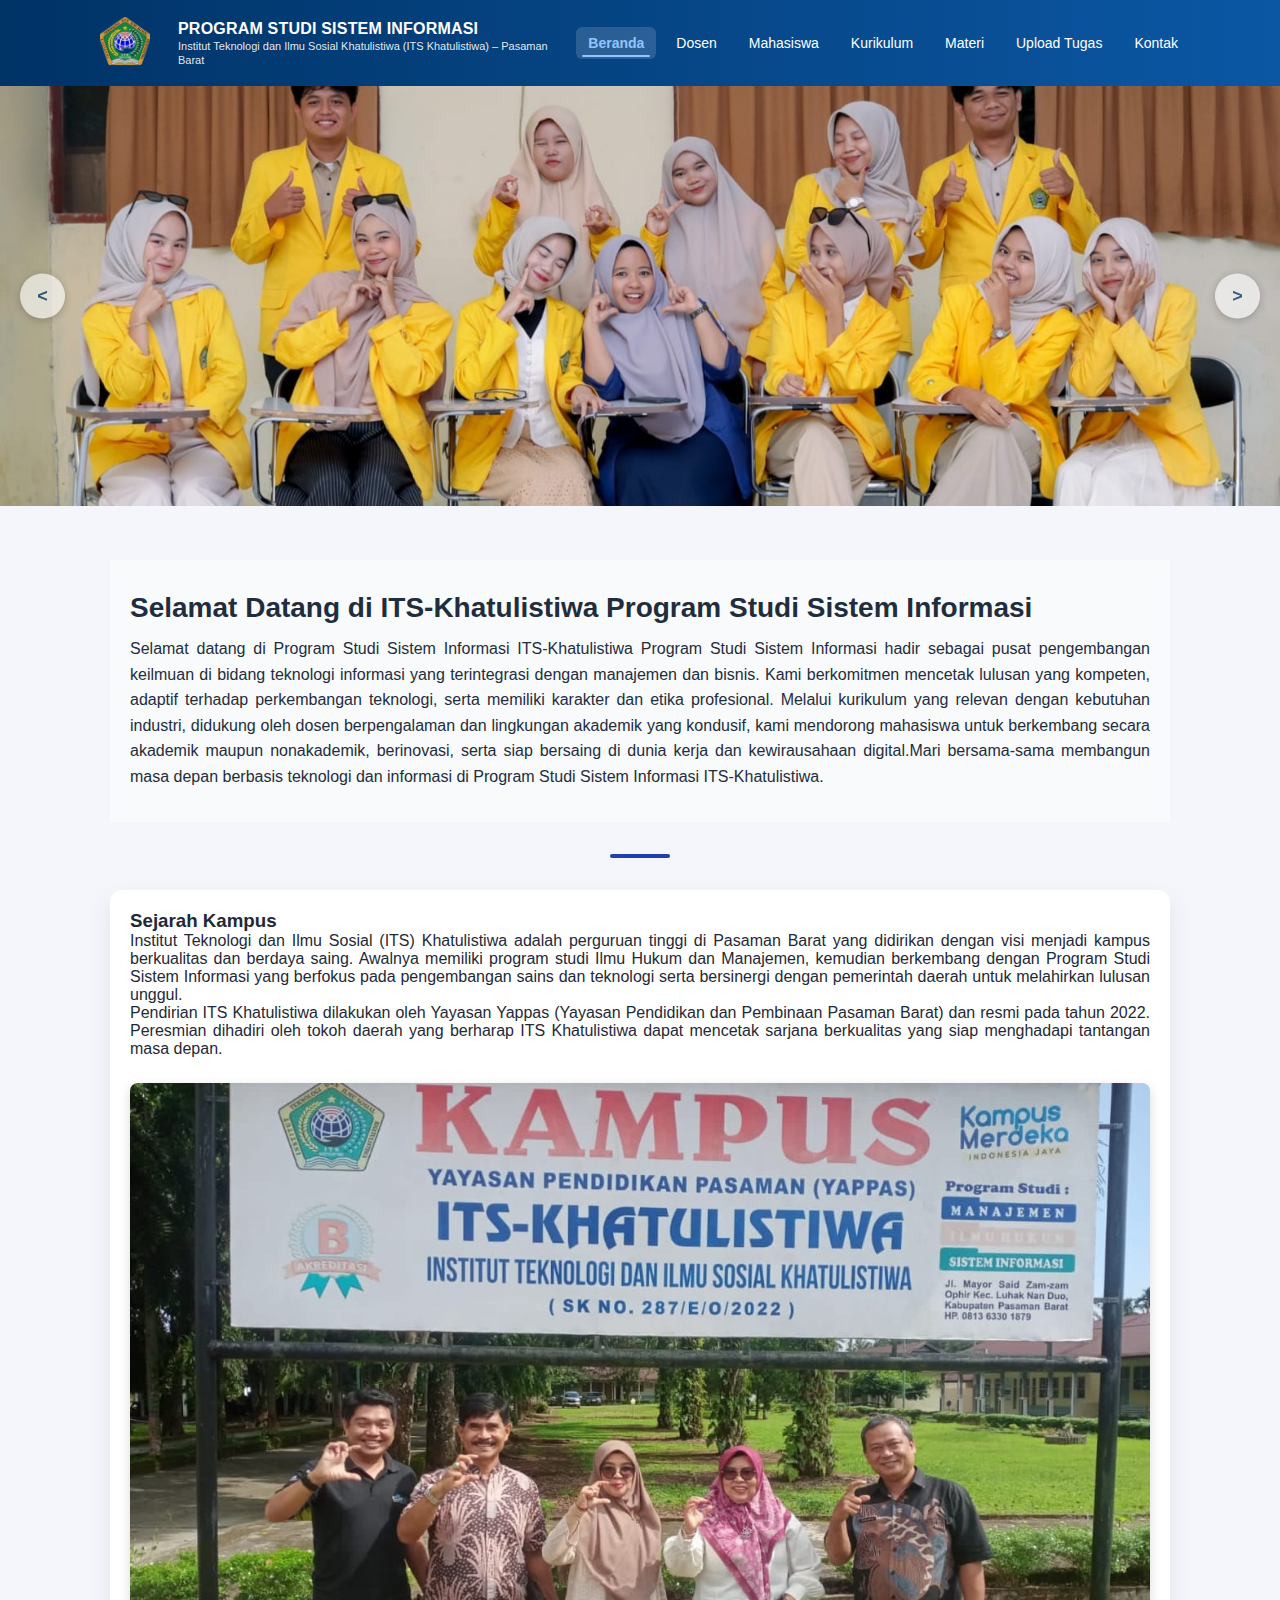
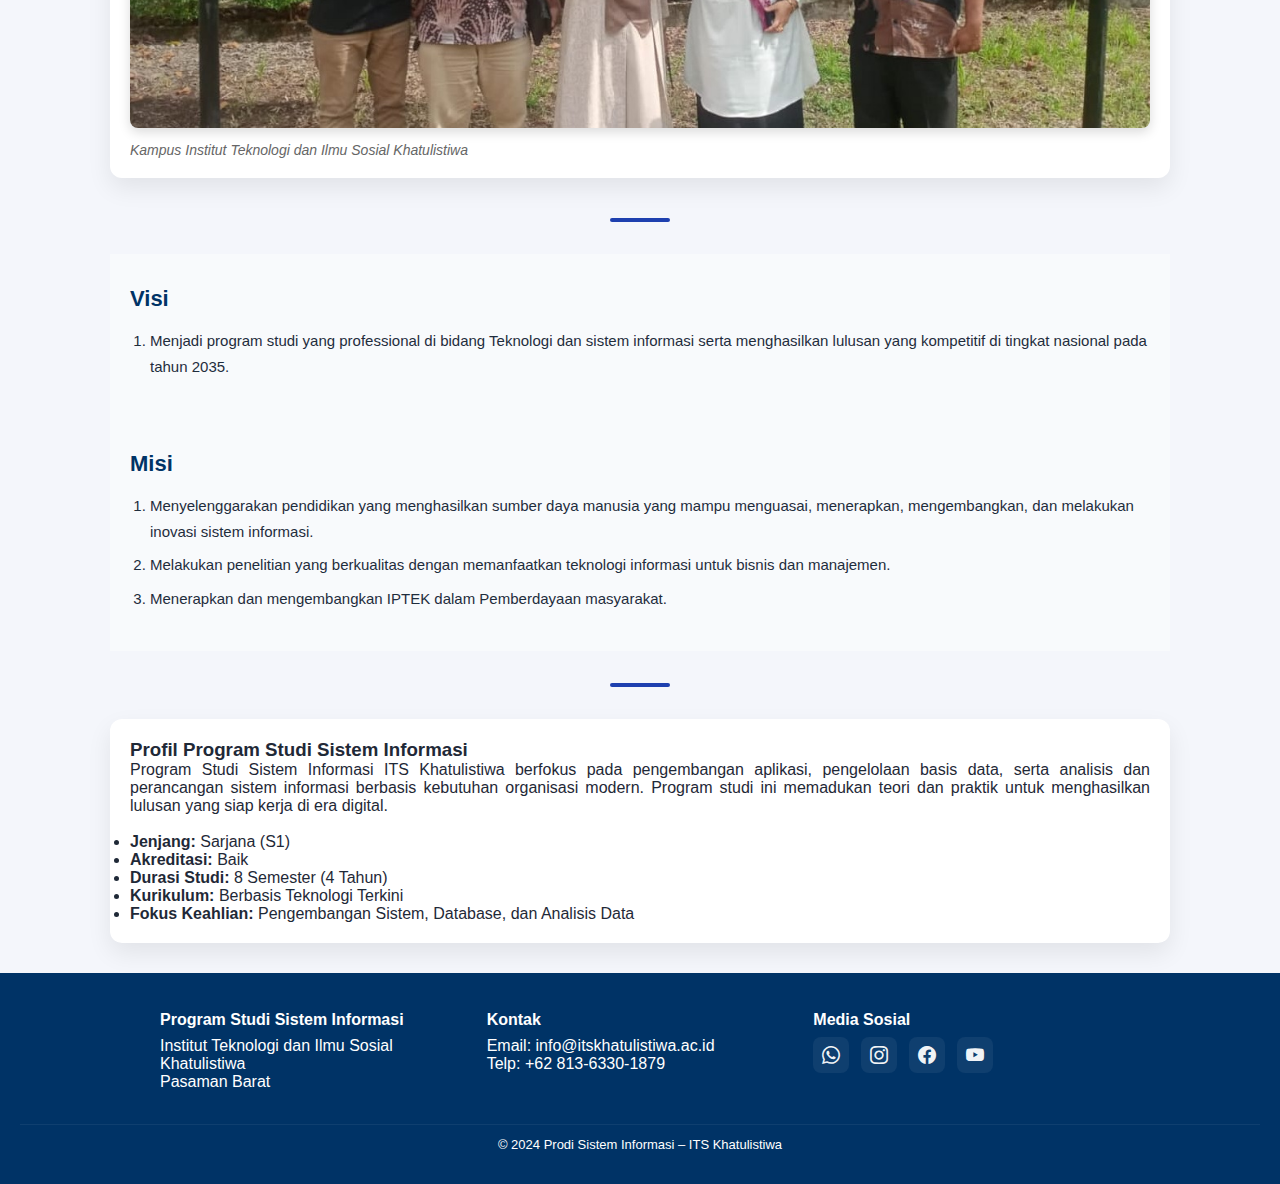
<file: index.html>
<!DOCTYPE html>
<html lang="id">
<head>
    <meta charset="utf-8">
    <meta name="viewport" content="width=device-width,initial-scale=1">
    <title>Prodi Sistem Informasi - ITS Khatulistiwa</title>
    <link rel="stylesheet" href="style.css">
    <link rel="stylesheet" href="https://cdn.jsdelivr.net/npm/bootstrap-icons@1.10.5/font/bootstrap-icons.css">
    <script src="script.js" defer></script>
</head>
<body>

<!-- ===== BLUE HEADER (redesigned: horizontal, centered vertically) ===== -->
<header class="blue-header">
  <div class="blue-header-inner">
    <div class="header-left">
      <img src="asset/logo.png" alt="Logo Program Studi" class="header-logo">
    </div>

    <div class="brand-row">
      <h1 class="site-title">PROGRAM STUDI SISTEM INFORMASI</h1>
      <p class="header-sub">Institut Teknologi dan Ilmu Sosial Khatulistiwa (ITS Khatulistiwa) – Pasaman Barat</p>
    </div>
      <nav class="main-nav" role="navigation" aria-label="Main menu">
        <div class="nav-wrapper">
          <button class="menu-toggle" aria-expanded="false" aria-controls="primary-menu">☰</button>

          <div class="nav-links" id="primary-menu" role="menubar"></div>
        </div>
      </nav>
    </div>
  </header>


<!-- ===== HERO SLIDER (manual, below navbar) ===== -->
<section class="hero-slider" aria-label="Banner slider" role="region">
  <div class="hero-slider-inner">
    <div class="slides" data-current="0">
      <div class="slide" data-index="0">
        <img src="asset/5.jpeg" alt="Banner kampus 1" loading="lazy">
      </div>
      <div class="slide" data-index="2">
        <img src="asset/6.jpeg" alt="Banner kampus 2" loading="lazy">
      </div>
      <div class="slide" data-index="3">S
        <img src="asset/7.jpeg" alt="Banner kampus 3" loading="lazy">
      </div>
      <div class="slide" data-index="4">
        <img src="asset/8.jpeg" alt="Banner kampus 4" loading="lazy">
      </div>
      <div class="slide" data-index="5">
        <img src="asset/9.jpeg" alt="Banner kampus 5" loading="lazy">
      </div>
    </div>

    <!-- slider controls -->
    <button class="slider-arrow prev" aria-label="Sebelumnya">&lt;</button>
    <button class="slider-arrow next" aria-label="Selanjutnya">&gt;</button>
  </div>
</section>

<!-- ===== KONTEN UTAMA ===== -->
<div class="container">

  <!-- ===== 1. SELAMAT DATANG DI SISTEM INFORMASI ===== -->
  <section id="intro-program-studi" class="section-intro">
    <div class="section-inner">
      <div class="intro-content">
        <h1 class="intro-title">Selamat Datang di ITS-Khatulistiwa Program Studi Sistem Informasi</h1>
        <p class="intro-desc">Selamat datang di Program Studi Sistem Informasi ITS-Khatulistiwa 

Program Studi Sistem Informasi hadir sebagai pusat pengembangan keilmuan di bidang teknologi informasi yang terintegrasi dengan manajemen dan bisnis. Kami berkomitmen mencetak lulusan yang kompeten, adaptif terhadap perkembangan teknologi, serta memiliki karakter dan etika profesional.

Melalui kurikulum yang relevan dengan kebutuhan industri, didukung oleh dosen berpengalaman dan lingkungan akademik yang kondusif, kami mendorong mahasiswa untuk berkembang secara akademik maupun nonakademik, berinovasi, serta siap bersaing di dunia kerja dan kewirausahaan digital.Mari bersama-sama membangun masa depan berbasis teknologi dan informasi di Program Studi Sistem Informasi ITS-Khatulistiwa.</p>
      </div>
    </div>
  </section>

  <!-- small blue divider -->
  <div class="divider-row">
    <div class="divider-bar"></div>
  </div>

  <!-- ===== 2. SEJARAH KAMPUS ===== -->
  <section class="card" style="margin-bottom:40px">
    <h3>Sejarah Kampus</h3>
    <p>
      Institut Teknologi dan Ilmu Sosial (ITS) Khatulistiwa adalah perguruan tinggi di Pasaman Barat yang didirikan dengan visi menjadi kampus berkualitas dan berdaya saing. Awalnya memiliki program studi Ilmu Hukum dan Manajemen, kemudian berkembang dengan Program Studi Sistem Informasi yang berfokus pada pengembangan sains dan teknologi serta bersinergi dengan pemerintah daerah untuk melahirkan lulusan unggul.
    </p>
    <p>
      Pendirian ITS Khatulistiwa dilakukan oleh Yayasan Yappas (Yayasan Pendidikan dan Pembinaan Pasaman Barat) dan resmi pada tahun 2022. Peresmian dihadiri oleh tokoh daerah yang berharap ITS Khatulistiwa dapat mencetak sarjana berkualitas yang siap menghadapi tantangan masa depan.
    </p>
    
    <!-- Foto Sejarah Kampus -->
    <div class="sejarah-foto" style="text-align: center; margin-top: 25px;">
      <img src="asset/2.jpeg" alt="Foto Kampus ITS Khatulistiwa" style="max-width: 100%; height: auto; border-radius: 8px; box-shadow: 0 4px 12px rgba(0,0,0,0.15);">
      <p style="margin-top: 10px; font-size: 14px; color: #666; font-style: italic;">Kampus Institut Teknologi dan Ilmu Sosial Khatulistiwa</p>
    </div>
  </section>

  <!-- divider -->
  <div class="divider-row">
    <div class="divider-bar"></div>
  </div>

  <!-- ===== 3. VISI ===== -->
  <section id="visi" class="section-intro">
    <div class="section-inner">
      <h3 class="col-title">Visi</h3>
      <ul class="misi-list">
        <li>Menjadi program studi yang professional di bidang Teknologi dan sistem informasi serta menghasilkan lulusan yang kompetitif di tingkat nasional pada tahun 2035.</li>
      </ul>
    </div>
  </section>

  <!-- ===== 4. MISI ===== -->
  <section id="misi" class="section-intro">
    <div class="section-inner">
      <h3 class="col-title">Misi</h3>
      <ul class="misi-list">
        <li>Menyelenggarakan pendidikan yang menghasilkan sumber daya manusia yang mampu menguasai, menerapkan, mengembangkan, dan melakukan inovasi sistem informasi.</li>
        <li>Melakukan penelitian yang berkualitas dengan memanfaatkan teknologi informasi untuk bisnis dan manajemen.</li>
        <li>Menerapkan dan mengembangkan IPTEK dalam Pemberdayaan masyarakat.</li>
      </ul>
    </div>
  </section>
  <!-- divider -->
  <div class="divider-row">
    <div class="divider-bar"></div>
  </div>

  <!-- ===== 6. PROFIL PROGRAM STUDI ===== -->
  <section class="profil-grid">
    <div class="card">
        <h3>Profil Program Studi Sistem Informasi</h3>
        <p>
            Program Studi Sistem Informasi ITS Khatulistiwa berfokus pada pengembangan aplikasi,
            pengelolaan basis data, serta analisis dan perancangan sistem informasi berbasis 
            kebutuhan organisasi modern. Program studi ini memadukan teori dan praktik untuk 
            menghasilkan lulusan yang siap kerja di era digital.
        </p> <br>
        <ul>
            <li><strong>Jenjang:</strong> Sarjana (S1)</li>
            <li><strong>Akreditasi:</strong> Baik</li>
            <li><strong>Durasi Studi:</strong> 8 Semester (4 Tahun)</li>
            <li><strong>Kurikulum:</strong> Berbasis Teknologi Terkini</li>
            <li><strong>Fokus Keahlian:</strong> Pengembangan Sistem, Database, dan Analisis Data</li>
        </ul>
    </div>
  </section>

</div>

<!-- ===== FOOTER ===== -->
<footer>
    <div class="footer-content">
      <div class="footer-col">
        <h4>Program Studi Sistem Informasi</h4>
        <p>
          Institut Teknologi dan Ilmu Sosial Khatulistiwa<br>
          Pasaman Barat
        </p>
      </div>

      <div class="footer-col">
        <h4>Kontak</h4>
        <p>
          Email: info@itskhatulistiwa.ac.id<br>
          Telp: +62 813-6330-1879
        </p>
      </div>

      <div class="footer-col">
        <h4>Media Sosial</h4>
        <div class="footer-social">
          <a href="https://wa.me/6281363301879" target="_blank" rel="noopener noreferrer" aria-label="WhatsApp">
            <i class="bi bi-whatsapp" aria-hidden="true"></i>
          </a>

          <a href="https://www.instagram.com/itskhatulistiwa?igsh=MWpubmtubjlkZ3cwbw==" target="_blank" rel="noopener noreferrer" aria-label="Instagram">
            <i class="bi bi-instagram" aria-hidden="true"></i>
          </a>

          <a href="https://www.facebook.com/share/17gtsM2bMg/" target="_blank" rel="noopener noreferrer" aria-label="Facebook">
            <i class="bi bi-facebook" aria-hidden="true"></i>
          </a>

          <a href="https://youtube.com/@itskhatulistiwa?si=zFGOd98SfwiE4H2Z" target="_blank" rel="noopener noreferrer" aria-label="YouTube">
            <i class="bi bi-youtube" aria-hidden="true"></i>
          </a>
        </div>

      </div>
    </div>

    <div class="footer-bottom">
      © 2024 Prodi Sistem Informasi – ITS Khatulistiwa
    </div>
</footer>

</body>
</html>
</file>
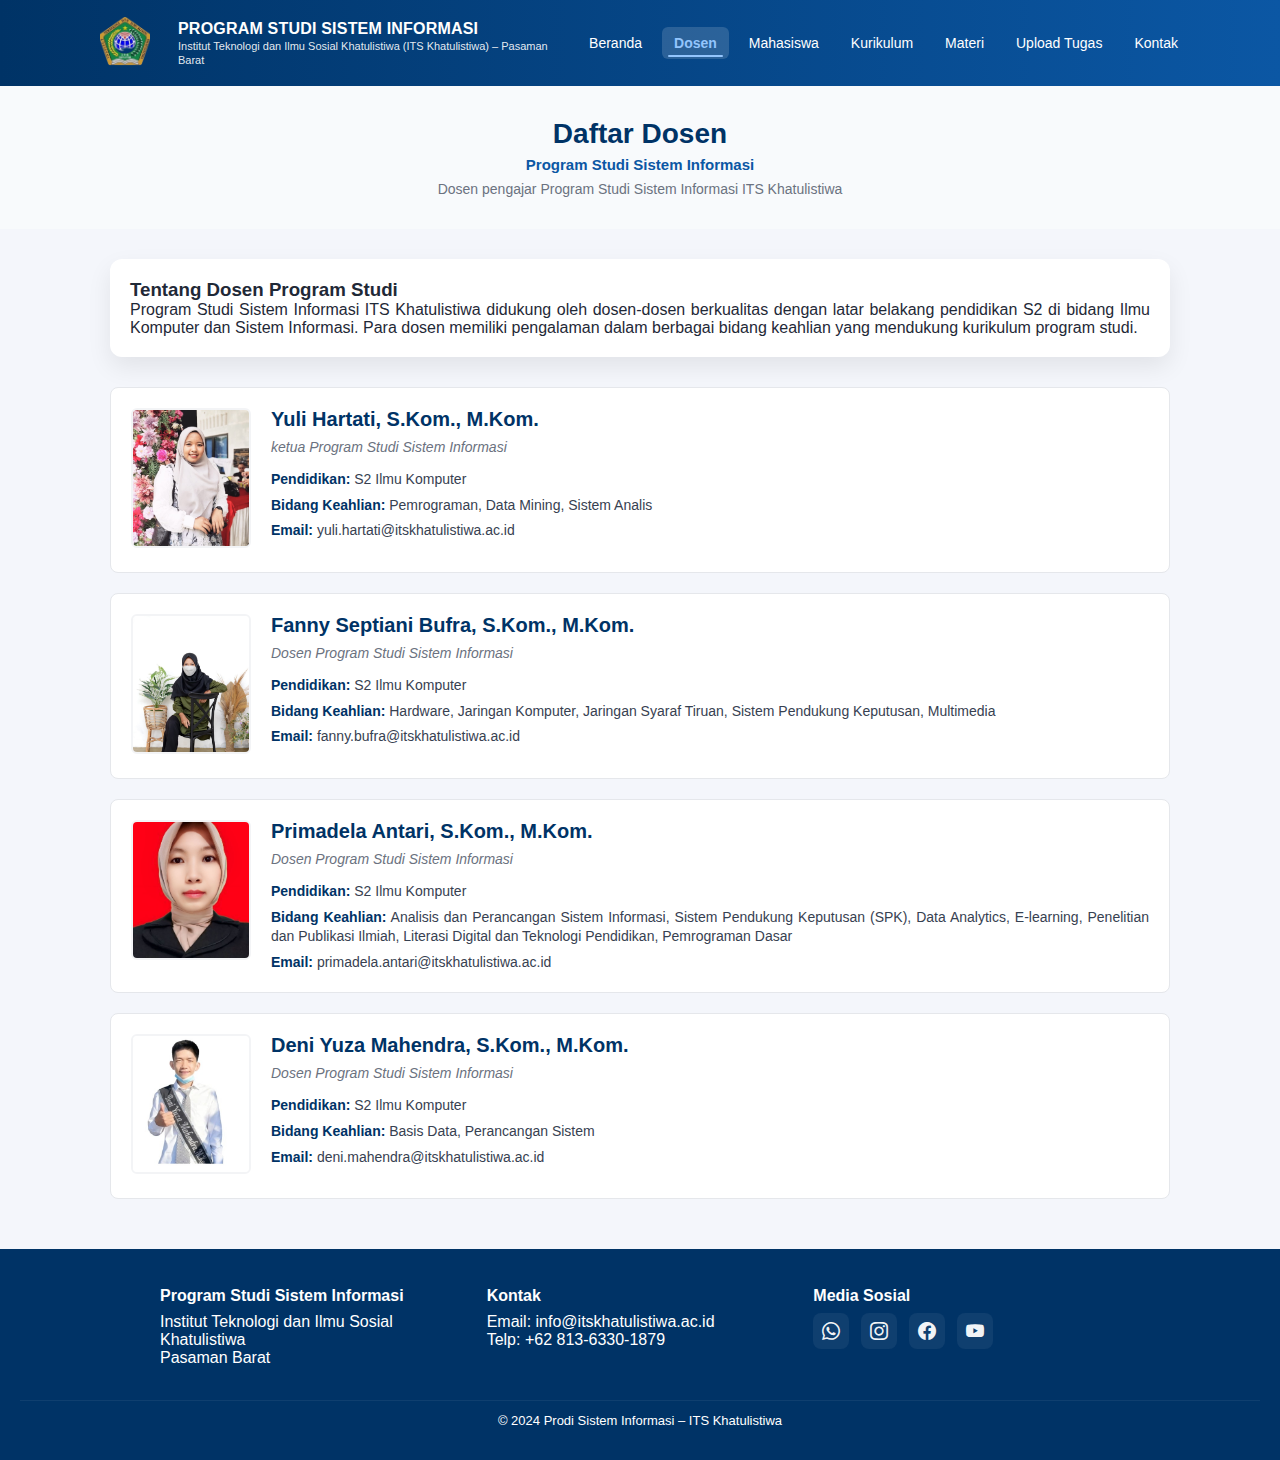
<file: dosen.html>
<!DOCTYPE html>
<html lang="id">
<head>
    <meta charset="utf-8">
    <meta name="viewport" content="width=device-width,initial-scale=1">
    <title>Daftar Dosen - ITS Khatulistiwa</title>
    <link rel="stylesheet" href="style.css">
    <link rel="stylesheet" href="https://cdn.jsdelivr.net/npm/bootstrap-icons@1.10.5/font/bootstrap-icons.css">
    <script src="script.js" defer></script>
</head>
<body>

<header class="blue-header">
  <div class="blue-header-inner">
    <div class="header-left">
      <img src="asset/logo.png" alt="Logo Program Studi" class="header-logo">
    </div>

    <div class="brand-row">
      <h1 class="site-title">PROGRAM STUDI SISTEM INFORMASI</h1>
      <p class="header-sub">Institut Teknologi dan Ilmu Sosial Khatulistiwa (ITS Khatulistiwa) – Pasaman Barat</p>
    </div>
      <nav class="main-nav" role="navigation" aria-label="Main menu">
        <div class="nav-wrapper">
          <button class="menu-toggle" aria-expanded="false" aria-controls="primary-menu">☰</button>

          <div class="nav-links" id="primary-menu" role="menubar"></div>
        </div>
      </nav>
    </div>
</header>

<section class="page-header">
  <h1>Daftar Dosen</h1>
  <p class="subtitle">Program Studi Sistem Informasi</p>
  <p class="desc">Dosen pengajar Program Studi Sistem Informasi ITS Khatulistiwa</p>
</section>

<div class="container">
  
  <div class="card" style="margin-bottom: 30px;">
    <h3>Tentang Dosen Program Studi</h3>
    <p>Program Studi Sistem Informasi ITS Khatulistiwa didukung oleh dosen-dosen berkualitas dengan latar belakang pendidikan S2 di bidang Ilmu Komputer dan Sistem Informasi. Para dosen memiliki pengalaman dalam berbagai bidang keahlian yang mendukung kurikulum program studi.</p>
  </div>
  
  <section class="dosen-section">
    
    <div class="dosen-card-simple">
      <div class="dosen-photo-simple">
        <img src="asset/Dosen/buk_yuli.jpeg" alt="Foto Yuli Hartati" class="dosen-img-simple">
      </div>
      <div class="dosen-info-simple">
        <h3 class="dosen-name-simple">Yuli Hartati, S.Kom., M.Kom.</h3>
        <p class="dosen-title-simple">ketua Program Studi Sistem Informasi</p>
        <div class="dosen-details-simple">
          <p><strong>Pendidikan:</strong> S2 Ilmu Komputer</p>
          <p><strong>Bidang Keahlian:</strong> Pemrograman, Data Mining, Sistem Analis</p>
          <p><strong>Email:</strong> yuli.hartati@itskhatulistiwa.ac.id</p>
        </div>
      </div>
    </div>

    <div class="dosen-card-simple">
      <div class="dosen-photo-simple">
        <img src="asset/Dosen/buk_fanny.jpeg" alt="Foto Fanny Septiani Bufra" class="dosen-img-simple">
      </div>
      <div class="dosen-info-simple">
        <h3 class="dosen-name-simple">Fanny Septiani Bufra, S.Kom., M.Kom.</h3>
        <p class="dosen-title-simple">Dosen Program Studi Sistem Informasi</p>
        <div class="dosen-details-simple">
          <p><strong>Pendidikan:</strong> S2 Ilmu Komputer</p>
          <p><strong>Bidang Keahlian:</strong> Hardware, Jaringan Komputer, Jaringan Syaraf Tiruan, Sistem Pendukung Keputusan, Multimedia</p>
          <p><strong>Email:</strong> fanny.bufra@itskhatulistiwa.ac.id</p>
        </div>
      </div>
    </div>

    <div class="dosen-card-simple">
      <div class="dosen-photo-simple">
        <img src="asset/Dosen/buk_dela.jpeg" alt="Foto Primadela Antari" class="dosen-img-simple">
      </div>
      <div class="dosen-info-simple">
        <h3 class="dosen-name-simple">Primadela Antari, S.Kom., M.Kom.</h3>
        <p class="dosen-title-simple">Dosen Program Studi Sistem Informasi</p>
        <div class="dosen-details-simple">
          <p><strong>Pendidikan:</strong> S2 Ilmu Komputer</p>
          <p><strong>Bidang Keahlian:</strong> Analisis dan Perancangan Sistem Informasi, Sistem Pendukung Keputusan (SPK), Data Analytics, E-learning, Penelitian dan Publikasi Ilmiah, Literasi Digital dan Teknologi Pendidikan, Pemrograman Dasar</p>
          <p><strong>Email:</strong> primadela.antari@itskhatulistiwa.ac.id</p>
        </div>
      </div>
    </div>

    <div class="dosen-card-simple">
      <div class="dosen-photo-simple">
        <img src="asset/Dosen/pak_deny.jpeg" alt="Foto Deni Yuza Mahendra" class="dosen-img-simple">
      </div>
      <div class="dosen-info-simple">
        <h3 class="dosen-name-simple">Deni Yuza Mahendra, S.Kom., M.Kom.</h3>
        <p class="dosen-title-simple">Dosen Program Studi Sistem Informasi</p>
        <div class="dosen-details-simple">
          <p><strong>Pendidikan:</strong> S2 Ilmu Komputer</p>
          <p><strong>Bidang Keahlian:</strong> Basis Data, Perancangan Sistem</p>
          <p><strong>Email:</strong> deni.mahendra@itskhatulistiwa.ac.id</p>
        </div>
      </div>
    </div>

  </section>

</div>

<footer>
    <div class="footer-content">
      <div class="footer-col">
        <h4>Program Studi Sistem Informasi</h4>
        <p>
          Institut Teknologi dan Ilmu Sosial Khatulistiwa<br>
          Pasaman Barat
        </p>
      </div>

      <div class="footer-col">
        <h4>Kontak</h4>
        <p>
          Email: info@itskhatulistiwa.ac.id<br>
          Telp: +62 813-6330-1879
        </p>
      </div>

      <div class="footer-col">
        <h4>Media Sosial</h4>
        <div class="footer-social">
          <a href="https://wa.me/6281363301879" target="_blank" rel="noopener noreferrer" aria-label="WhatsApp">
            <i class="bi bi-whatsapp" aria-hidden="true"></i>
          </a>

          <a href="https://www.instagram.com/itskhatulistiwa?igsh=MWpubmtubjlkZ3cwbw==" target="_blank" rel="noopener noreferrer" aria-label="Instagram">
            <i class="bi bi-instagram" aria-hidden="true"></i>
          </a>

          <a href="https://www.facebook.com/share/17gtsM2bMg/" target="_blank" rel="noopener noreferrer" aria-label="Facebook">
            <i class="bi bi-facebook" aria-hidden="true"></i>
          </a>

          <a href="https://youtube.com/@itskhatulistiwa?si=zFGOd98SfwiE4H2Z" target="_blank" rel="noopener noreferrer" aria-label="YouTube">
            <i class="bi bi-youtube" aria-hidden="true"></i>
          </a>
        </div>

      </div>
    </div>

    <div class="footer-bottom">
      © 2024 Prodi Sistem Informasi – ITS Khatulistiwa
    </div>
</footer>

</body>
</html>
</file>
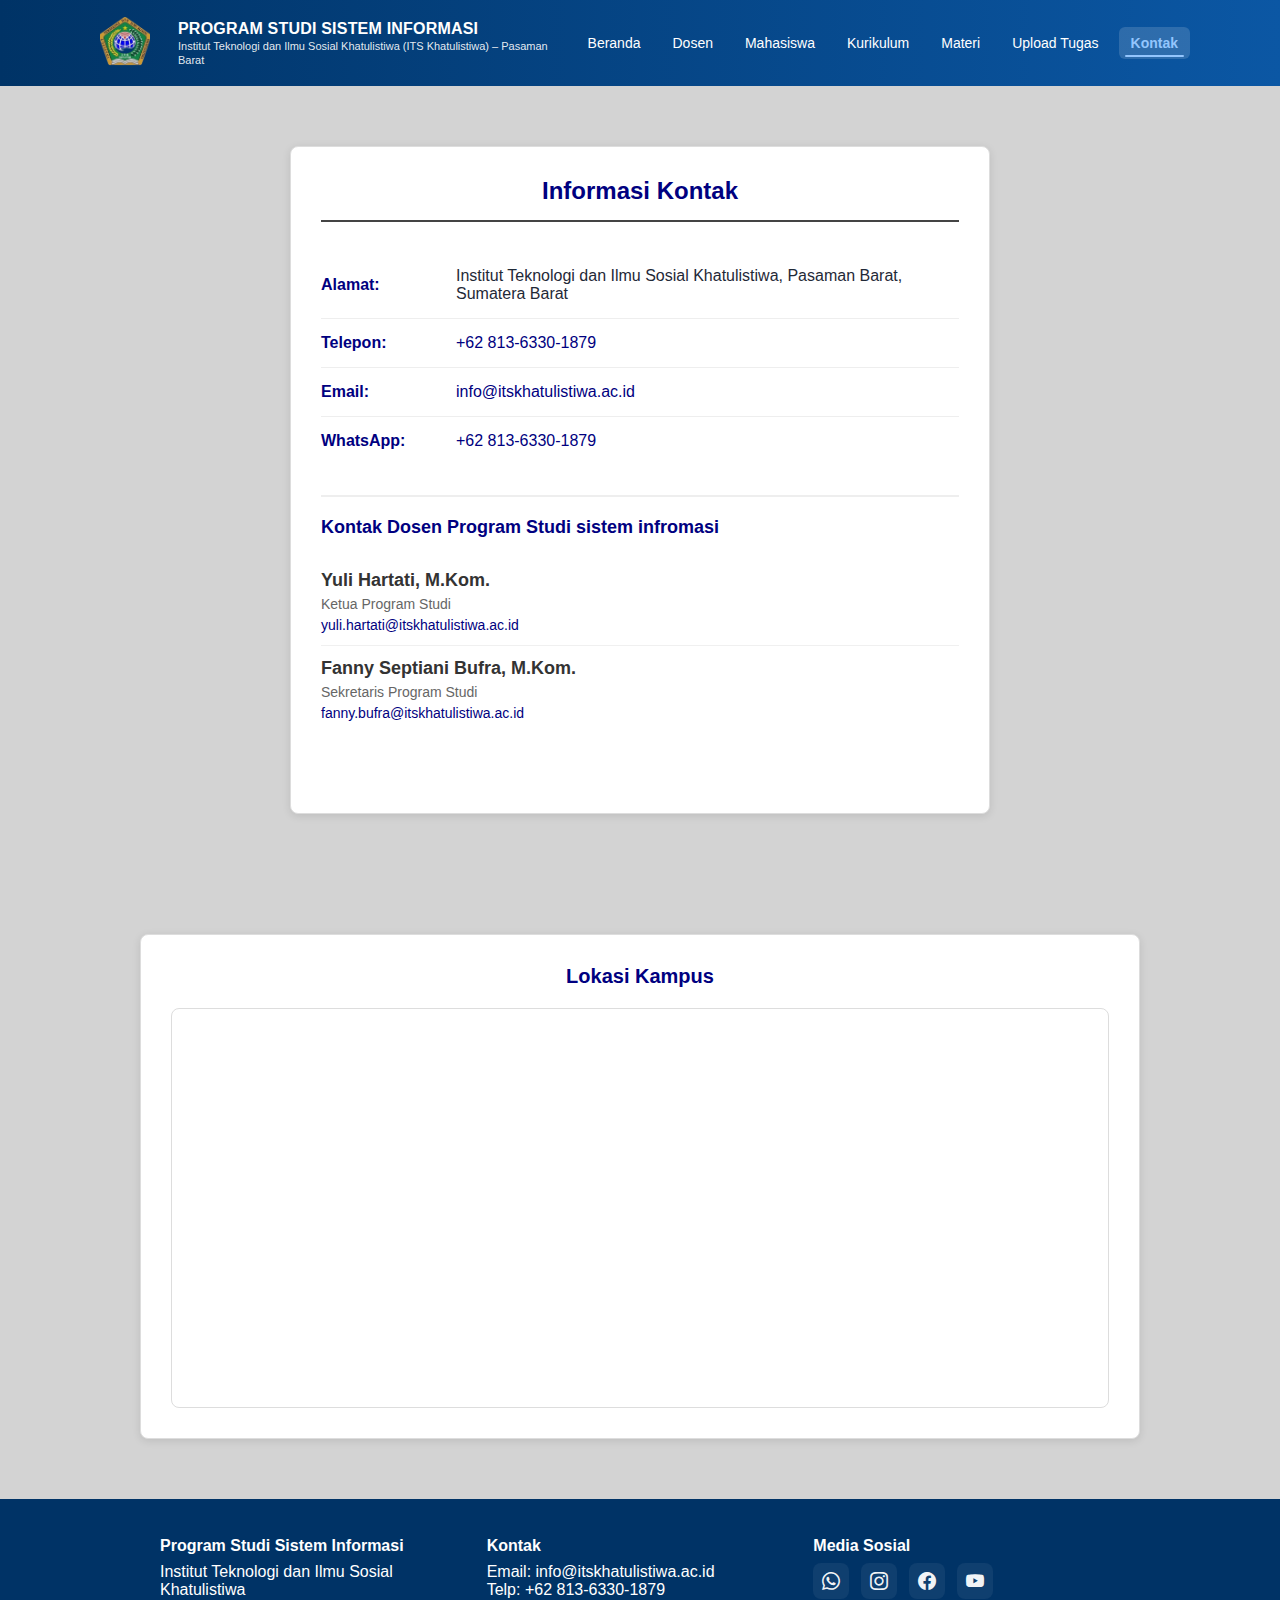
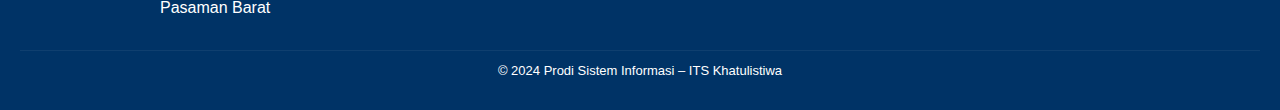
<file: kontak.html>
<!DOCTYPE html>
<html lang="id">
<head>
    <meta charset="utf-8">
    <meta name="viewport" content="width=device-width,initial-scale=1">
    <title>Kontak - ITS Khatulistiwa</title>
    <link rel="stylesheet" href="style.css">
    <link rel="stylesheet" href="https://cdn.jsdelivr.net/npm/bootstrap-icons@1.10.5/font/bootstrap-icons.css">
    <script src="script.js" defer></script>
    <style>
        body {
            background-color: lightgray;
        }
        .kontak-simple {
            background-color: white;
            padding: 30px;
            margin: 30px auto;
            max-width: 700px;
            border-radius: 8px;
            box-shadow: 0 2px 8px rgba(0,0,0,0.1);
            border: 1px solid #ddd;
        }
        .kontak-header {
            text-align: center;
            margin-bottom: 30px;
            border-bottom: 2px solid #444;
            padding-bottom: 15px;
        }
        .kontak-header h2 {
            color: navy;
            margin: 0;
            font-size: 24px;
            font-weight: bold;
        }
        .kontak-list {
            list-style: none;
            padding: 0;
            margin: 0;
        }
        .kontak-list li {
            padding: 15px 0;
            border-bottom: 1px solid #eee;
            display: flex;
            align-items: center;
            gap: 15px;
        }
        .kontak-list li:last-child {
            border-bottom: none;
        }
        .kontak-list strong {
            color: navy;
            min-width: 120px;
            font-weight: 600;
        }
        .kontak-list a {
            color: navy;
            text-decoration: none;
        }
        .kontak-list a:hover {
            text-decoration: underline;
        }
        .staff-section {
            margin-top: 30px;
            padding-top: 20px;
            border-top: 2px solid #eee;
        }
        .staff-section h3 {
            color: navy;
            margin-bottom: 20px;
            font-size: 18px;
            font-weight: bold;
        }
        .staff-list {
            list-style: none;
            padding: 0;
            margin: 0;
        }
        .staff-list li {
            padding: 12px 0;
            border-bottom: 1px solid #f0f0f0;
        }
        .staff-list li:last-child {
            border-bottom: none;
        }
        .staff-name {
            font-weight: 600;
            color: #333;
            margin-bottom: 5px;
        }
        .staff-position {
            font-size: 14px;
            color: #666;
            margin-bottom: 5px;
        }
        .staff-email {
            font-size: 14px;
        }
        .staff-email a {
            color: navy;
            text-decoration: none;
        }
        .staff-email a:hover {
            text-decoration: underline;
        }
        .map-section {
            background-color: white;
            padding: 30px;
            margin: 30px auto;
            max-width: 1000px;
            border-radius: 8px;
            box-shadow: 0 2px 8px rgba(0,0,0,0.1);
            border: 1px solid #ddd;
        }
        .map-header {
            text-align: center;
            margin-bottom: 20px;
        }
        .map-header h3 {
            color: navy;
            margin: 0;
            font-size: 20px;
            font-weight: bold;
        }
        .map-container {
            width: 100%;
            height: 400px;
            border-radius: 8px;
            overflow: hidden;
            border: 1px solid #ddd;
        }
        .map-container iframe {
            width: 100%;
            height: 100%;
            border: none;
        }
        @media(max-width: 768px) {
            .kontak-simple, .map-section {
                margin: 20px 15px;
                padding: 20px;
            }
            .kontak-list li {
                flex-direction: column;
                align-items: flex-start;
                gap: 5px;
            }
            .kontak-list strong {
                min-width: auto;
            }
            .map-container {
                height: 300px;
            }
        }
    </style>
</head>
<body>

<!-- ===== BLUE HEADER ===== -->
<header class="blue-header">
  <div class="blue-header-inner">
    <div class="header-left">
      <img src="asset/logo.png" alt="Logo Program Studi" class="header-logo">
    </div>

    <div class="brand-row">
      <h1 class="site-title">PROGRAM STUDI SISTEM INFORMASI</h1>
      <p class="header-sub">Institut Teknologi dan Ilmu Sosial Khatulistiwa (ITS Khatulistiwa) – Pasaman Barat</p>
    </div>
      <nav class="main-nav" role="navigation" aria-label="Main menu">
        <div class="nav-wrapper">
          <button class="menu-toggle" aria-expanded="false" aria-controls="primary-menu">☰</button>
          <div class="nav-links" id="primary-menu" role="menubar"></div>
        </div>
      </nav>
    </div>
</header>

<!-- ===== KONTEN UTAMA ===== -->
<div class="container">
    <div class="kontak-simple">
        <div class="kontak-header">
            <h2>Informasi Kontak</h2>
        </div>
        
        <ul class="kontak-list">
            <li>
                <strong>Alamat:</strong>
                <span>Institut Teknologi dan Ilmu Sosial Khatulistiwa, Pasaman Barat, Sumatera Barat</span>
            </li>
            <li>
                <strong>Telepon:</strong>
                <span><a href="tel:+6281363301879">+62 813-6330-1879</a></span>
            </li>
            <li>
                <strong>Email:</strong>
                <span><a href="mailto:info@itskhatulistiwa.ac.id">info@itskhatulistiwa.ac.id</a></span>
            </li>
            <li>
                <strong>WhatsApp:</strong>
                <span><a href="https://wa.me/6281363301879" target="_blank">+62 813-6330-1879</a></span>
            </li>
        </ul>
        
        <div class="staff-section">
            <h3>Kontak Dosen Program Studi sistem infromasi</h3>
            <ul class="staff-list">
                <li>
                    <div class="staff-name">Yuli Hartati, M.Kom.</div>
                    <div class="staff-position">Ketua Program Studi</div>
                    <div class="staff-email"><a href="mailto:yuli.hartati@itskhatulistiwa.ac.id">yuli.hartati@itskhatulistiwa.ac.id</a></div>
                </li>
                <li>
                    <div class="staff-name">Fanny Septiani Bufra, M.Kom.</div>
                    <div class="staff-position">Sekretaris Program Studi</div>
                    <div class="staff-email"><a href="mailto:fanny.bufra@itskhatulistiwa.ac.id">fanny.bufra@itskhatulistiwa.ac.id</a></div>
                </li>
            </ul>
        </div>
    </div>
</div>

<!-- ===== LOKASI MAP ===== -->
<div class="container">
    <div class="map-section">
        <div class="map-header">
            <h3>Lokasi Kampus</h3>
        </div>
        <div class="map-container">
            <iframe 
                src="https://www.google.com/maps/embed?pb=!1m12!1m8!1m3!1d127674.1510903039!2d99.9209121!3d0.0425221!3m2!1i1024!2i768!4f13.1!2m1!1sits%20khatulistiwa%20yappas%20kabupaten%20pasaman!5e0!3m2!1sid!2sid!4v1768057786411!5m2!1sid!2sid"
                allowfullscreen="" 
                loading="lazy" 
                referrerpolicy="no-referrer-when-downgrade"
                title="Lokasi Institut Teknologi dan Ilmu Sosial Khatulistiwa">
            </iframe>
        </div>
    </div>
</div>

<!-- ===== FOOTER ===== -->
<footer>
    <div class="footer-content">
      <div class="footer-col">
        <h4>Program Studi Sistem Informasi</h4>
        <p>
          Institut Teknologi dan Ilmu Sosial Khatulistiwa<br>
          Pasaman Barat
        </p>
      </div>

      <div class="footer-col">
        <h4>Kontak</h4>
        <p>
          Email: info@itskhatulistiwa.ac.id<br>
          Telp: +62 813-6330-1879
        </p>
      </div>

      <div class="footer-col">
        <h4>Media Sosial</h4>
        <div class="footer-social">
          <a href="https://wa.me/6281363301879" target="_blank" rel="noopener noreferrer" aria-label="WhatsApp">
            <i class="bi bi-whatsapp" aria-hidden="true"></i>
          </a>

          <a href="https://www.instagram.com/itskhatulistiwa?igsh=MWpubmtubjlkZ3cwbw==" target="_blank" rel="noopener noreferrer" aria-label="Instagram">
            <i class="bi bi-instagram" aria-hidden="true"></i>
          </a>

          <a href="https://www.facebook.com/share/17gtsM2bMg/" target="_blank" rel="noopener noreferrer" aria-label="Facebook">
            <i class="bi bi-facebook" aria-hidden="true"></i>
          </a>

          <a href="https://youtube.com/@itskhatulistiwa?si=zFGOd98SfwiE4H2Z" target="_blank" rel="noopener noreferrer" aria-label="YouTube">
            <i class="bi bi-youtube" aria-hidden="true"></i>
          </a>
        </div>

      </div>
    </div>

    <div class="footer-bottom">
      © 2024 Prodi Sistem Informasi – ITS Khatulistiwa
    </div>
</footer>

</body>
</html>
</file>
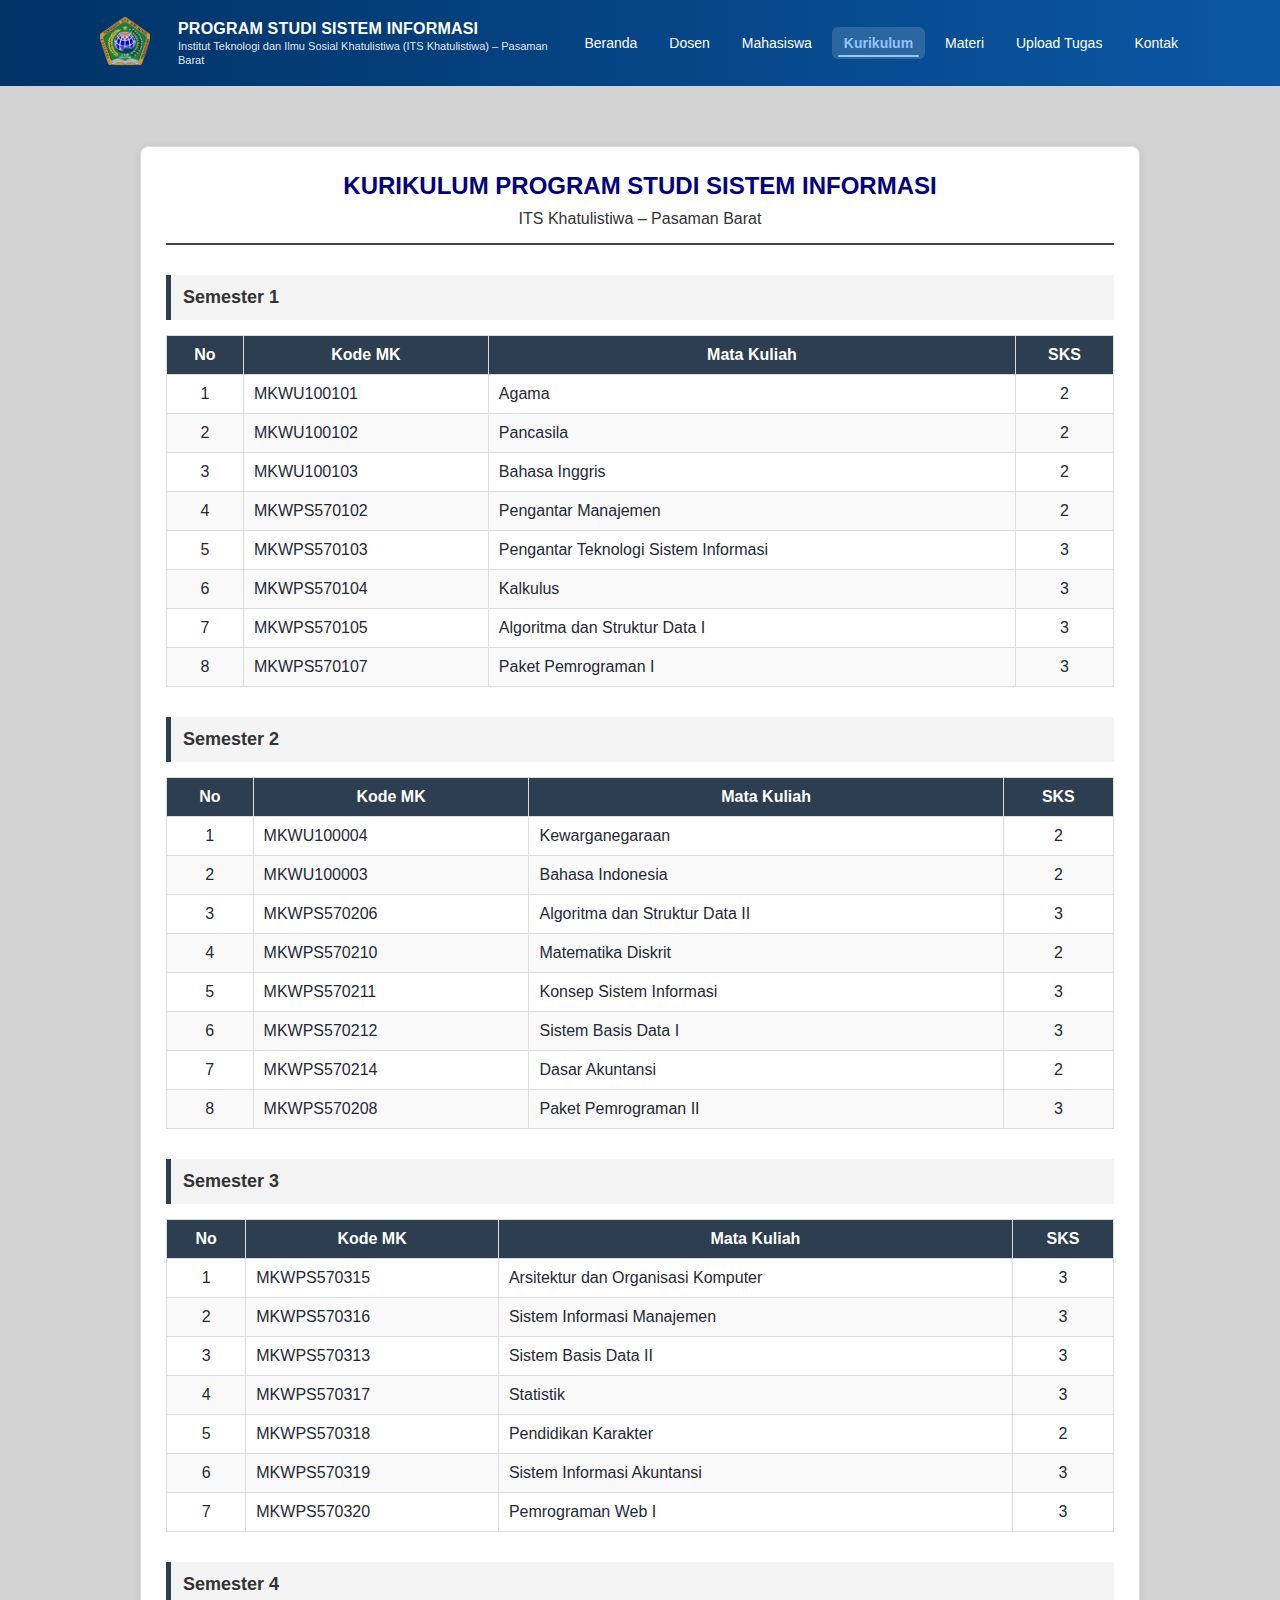
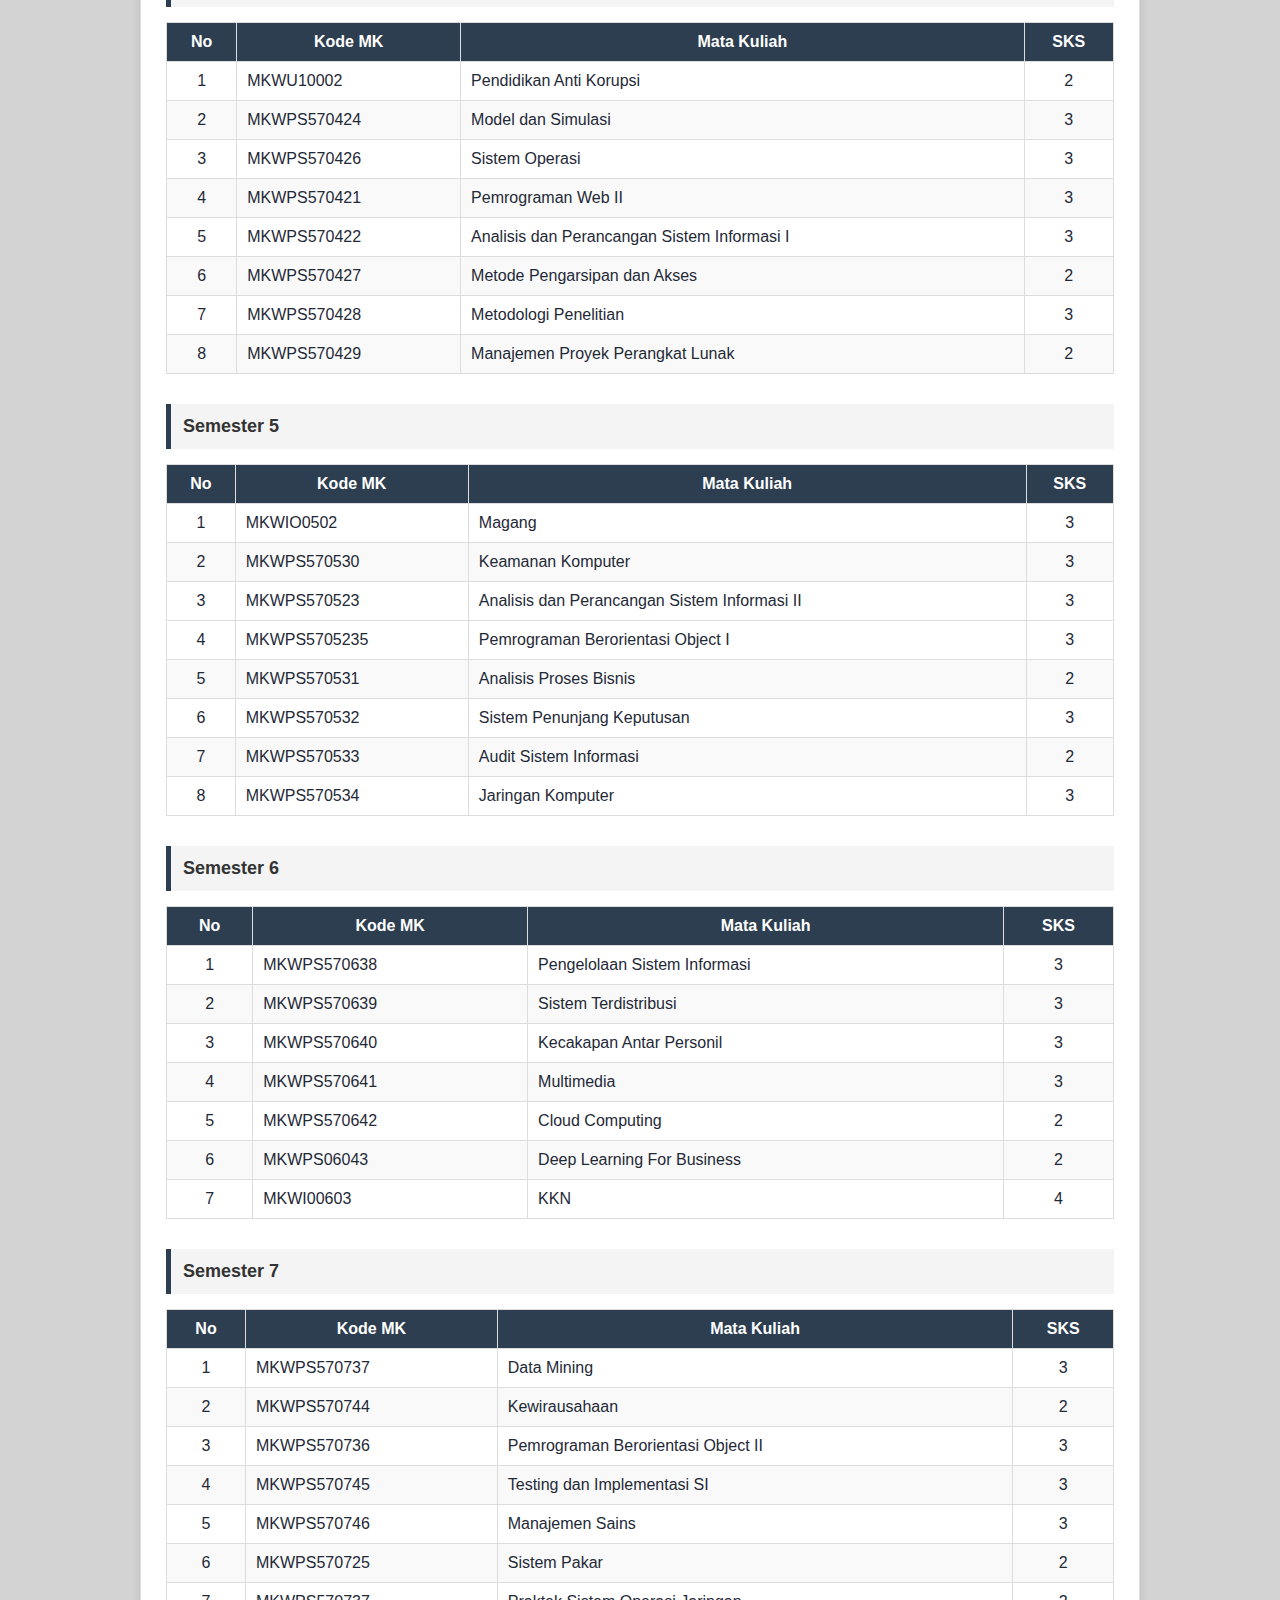
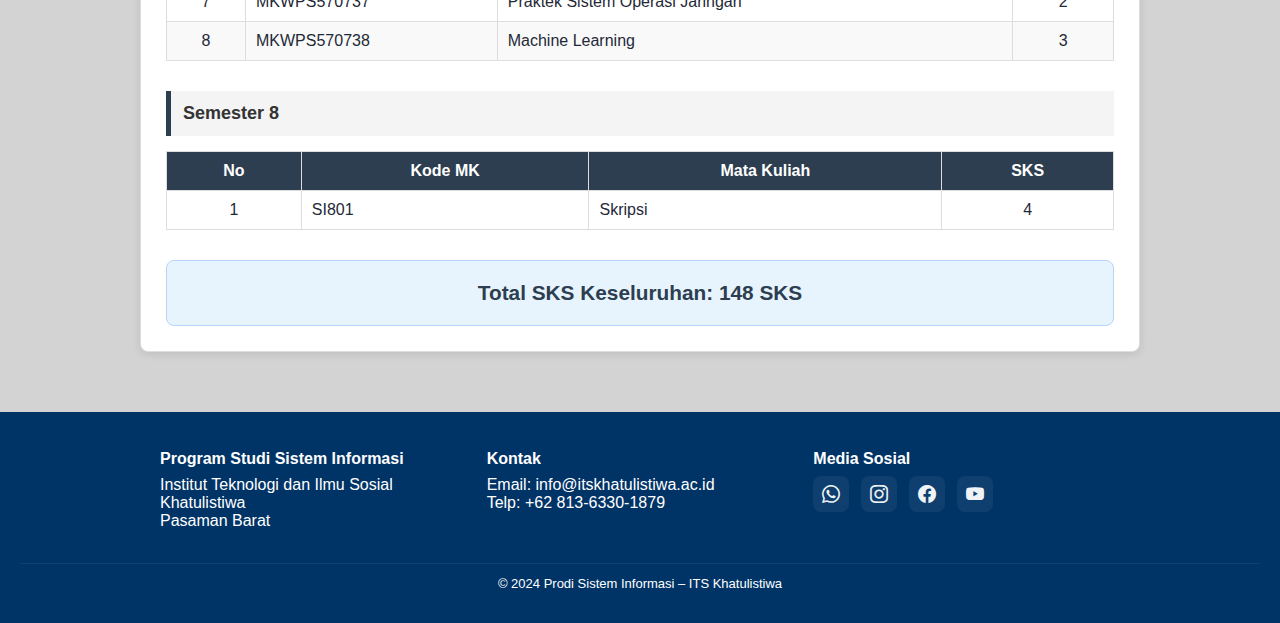
<file: kurikulum.html>
<!DOCTYPE html>
<html lang="id">
<head>
    <meta charset="utf-8">
    <meta name="viewport" content="width=device-width,initial-scale=1">
    <title>Kurikulum - Prodi Sistem Informasi</title>
    <link rel="stylesheet" href="style.css">
    <link rel="stylesheet" href="https://cdn.jsdelivr.net/npm/bootstrap-icons@1.11.0/font/bootstrap-icons.css">
    <script src="script.js" defer></script>
    <style>
        body {
            background-color: lightgray;
        }
        .kurikulum-content {
            background-color: white;
            padding: 25px;
            margin: 30px auto;
            max-width: 1000px;
            border-radius: 8px;
            box-shadow: 0 2px 8px rgba(0,0,0,0.1);
            border: 1px solid #ddd;
        }
        .kurikulum-header {
            text-align: center;
            margin-bottom: 30px;
            border-bottom: 2px solid #444;
            padding-bottom: 15px;
        }
        .kurikulum-header h2 {
            color: navy;
            margin: 0;
            font-size: 24px;
            font-weight: bold;
        }
        .kurikulum-header p {
            color: #333;
            margin: 10px 0 0 0;
        }
        .semester-section {
            margin-top: 30px;
        }
        .semester-title {
            background-color: #f4f4f4;
            padding: 12px;
            border-left: 5px solid #2c3e50;
            margin-bottom: 15px;
            font-size: 18px;
            font-weight: bold;
            color: #333;
        }
        .kurikulum-table {
            width: 100%;
            border-collapse: collapse;
            margin-bottom: 20px;
        }
        .kurikulum-table th,
        .kurikulum-table td {
            border: 1px solid #ddd;
            padding: 10px;
            text-align: left;
        }
        .kurikulum-table th {
            background-color: #2c3e50;
            color: white;
            font-weight: bold;
            text-align: center;
        }
        .kurikulum-table td:nth-child(1),
        .kurikulum-table td:nth-child(4) {
            text-align: center;
        }
        .kurikulum-table tr:nth-child(even) {
            background-color: #f9f9f9;
        }
        .total-box {
            margin-top: 30px;
            padding: 20px;
            background: #e8f4fd;
            border: 1px solid #b6d4fe;
            font-size: 1.3em;
            text-align: center;
            border-radius: 8px;
            font-weight: bold;
            color: #2c3e50;
        }
    </style>
</head>
<body>

<header class="blue-header">
  <div class="blue-header-inner">
    <div class="header-left">
      <img src="asset/logo.png" alt="Logo Program Studi" class="header-logo">
    </div>

    <div class="brand-row">
      <h1 class="site-title">PROGRAM STUDI SISTEM INFORMASI</h1>
      <p class="header-sub">Institut Teknologi dan Ilmu Sosial Khatulistiwa (ITS Khatulistiwa) – Pasaman Barat</p>
    </div>
      <nav class="main-nav" role="navigation" aria-label="Main menu">
        <div class="nav-wrapper">
          <button class="menu-toggle" aria-expanded="false" aria-controls="primary-menu">☰</button>
          <div class="nav-links" id="primary-menu" role="menubar"></div>
        </div>
      </nav>
    </div>
</header>

<div class="container">
    <div class="kurikulum-content">
        <div class="kurikulum-header">
            <h2>KURIKULUM PROGRAM STUDI SISTEM INFORMASI</h2>
            <p>ITS Khatulistiwa – Pasaman Barat</p>
        </div>
        <div class="semester-section">
            <h4 class="semester-title">Semester 1</h4>
            <table class="kurikulum-table">
                <thead>
                    <tr>
                        <th>No</th>
                        <th>Kode MK</th>
                        <th>Mata Kuliah</th>
                        <th>SKS</th>
                    </tr>
                </thead>
                <tbody>
                    <tr><td>1</td><td>MKWU100101</td><td>Agama</td><td>2</td></tr>
                    <tr><td>2</td><td>MKWU100102</td><td>Pancasila</td><td>2</td></tr>
                    <tr><td>3</td><td>MKWU100103</td><td>Bahasa Inggris</td><td>2</td></tr>
                    <tr><td>4</td><td>MKWPS570102</td><td>Pengantar Manajemen</td><td>2</td></tr>
                    <tr><td>5</td><td>MKWPS570103</td><td>Pengantar Teknologi Sistem Informasi</td><td>3</td></tr>
                    <tr><td>6</td><td>MKWPS570104</td><td>Kalkulus</td><td>3</td></tr>
                    <tr><td>7</td><td>MKWPS570105</td><td>Algoritma dan Struktur Data I</td><td>3</td></tr>
                    <tr><td>8</td><td>MKWPS570107</td><td>Paket Pemrograman I</td><td>3</td></tr>
                </tbody>
            </table>
        </div>

        <!-- Semester 2 -->
        <div class="semester-section">
            <h4 class="semester-title">Semester 2</h4>
            <table class="kurikulum-table">
                <thead>
                    <tr>
                        <th>No</th>
                        <th>Kode MK</th>
                        <th>Mata Kuliah</th>
                        <th>SKS</th>
                    </tr>
                </thead>
                <tbody>
                    <tr><td>1</td><td>MKWU100004</td><td>Kewarganegaraan</td><td>2</td></tr>
                    <tr><td>2</td><td>MKWU100003</td><td>Bahasa Indonesia</td><td>2</td></tr>
                    <tr><td>3</td><td>MKWPS570206</td><td>Algoritma dan Struktur Data II</td><td>3</td></tr>
                    <tr><td>4</td><td>MKWPS570210</td><td>Matematika Diskrit</td><td>2</td></tr>
                    <tr><td>5</td><td>MKWPS570211</td><td>Konsep Sistem Informasi</td><td>3</td></tr>
                    <tr><td>6</td><td>MKWPS570212</td><td>Sistem Basis Data I</td><td>3</td></tr>
                    <tr><td>7</td><td>MKWPS570214</td><td>Dasar Akuntansi</td><td>2</td></tr>
                    <tr><td>8</td><td>MKWPS570208</td><td>Paket Pemrograman II</td><td>3</td></tr>
                </tbody>
            </table>
        </div>

        <!-- Semester 3 -->
        <div class="semester-section">
            <h4 class="semester-title">Semester 3</h4>
            <table class="kurikulum-table">
                <thead>
                    <tr>
                        <th>No</th>
                        <th>Kode MK</th>
                        <th>Mata Kuliah</th>
                        <th>SKS</th>
                    </tr>
                </thead>
                <tbody>
                    <tr><td>1</td><td>MKWPS570315</td><td>Arsitektur dan Organisasi Komputer</td><td>3</td></tr>
                    <tr><td>2</td><td>MKWPS570316</td><td>Sistem Informasi Manajemen</td><td>3</td></tr>
                    <tr><td>3</td><td>MKWPS570313</td><td>Sistem Basis Data II</td><td>3</td></tr>
                    <tr><td>4</td><td>MKWPS570317</td><td>Statistik</td><td>3</td></tr>
                    <tr><td>5</td><td>MKWPS570318</td><td>Pendidikan Karakter</td><td>2</td></tr>
                    <tr><td>6</td><td>MKWPS570319</td><td>Sistem Informasi Akuntansi</td><td>3</td></tr>
                    <tr><td>7</td><td>MKWPS570320</td><td>Pemrograman Web I</td><td>3</td></tr>
                </tbody>
            </table>
        </div>

        <!-- Semester 4 -->
        <div class="semester-section">
            <h4 class="semester-title">Semester 4</h4>
            <table class="kurikulum-table">
                <thead>
                    <tr>
                        <th>No</th>
                        <th>Kode MK</th>
                        <th>Mata Kuliah</th>
                        <th>SKS</th>
                    </tr>
                </thead>
                <tbody>
                    <tr><td>1</td><td>MKWU10002</td><td>Pendidikan Anti Korupsi</td><td>2</td></tr>
                    <tr><td>2</td><td>MKWPS570424</td><td>Model dan Simulasi</td><td>3</td></tr>
                    <tr><td>3</td><td>MKWPS570426</td><td>Sistem Operasi</td><td>3</td></tr>
                    <tr><td>4</td><td>MKWPS570421</td><td>Pemrograman Web II</td><td>3</td></tr>
                    <tr><td>5</td><td>MKWPS570422</td><td>Analisis dan Perancangan Sistem Informasi I</td><td>3</td></tr>
                    <tr><td>6</td><td>MKWPS570427</td><td>Metode Pengarsipan dan Akses</td><td>2</td></tr>
                    <tr><td>7</td><td>MKWPS570428</td><td>Metodologi Penelitian</td><td>3</td></tr>
                    <tr><td>8</td><td>MKWPS570429</td><td>Manajemen Proyek Perangkat Lunak</td><td>2</td></tr>
                </tbody>
            </table>
        </div>

        <!-- Semester 5 -->
        <div class="semester-section">
            <h4 class="semester-title">Semester 5</h4>
            <table class="kurikulum-table">
                <thead>
                    <tr>
                        <th>No</th>
                        <th>Kode MK</th>
                        <th>Mata Kuliah</th>
                        <th>SKS</th>
                    </tr>
                </thead>
                <tbody>
                    <tr><td>1</td><td>MKWIO0502</td><td>Magang</td><td>3</td></tr>
                    <tr><td>2</td><td>MKWPS570530</td><td>Keamanan Komputer</td><td>3</td></tr>
                    <tr><td>3</td><td>MKWPS570523</td><td>Analisis dan Perancangan Sistem Informasi II</td><td>3</td></tbody>
                    <tr><td>4</td><td>MKWPS5705235</td><td>Pemrograman Berorientasi Object I</td><td>3</td></tr>
                    <tr><td>5</td><td>MKWPS570531</td><td>Analisis Proses Bisnis</td><td>2</td></tr>
                    <tr><td>6</td><td>MKWPS570532</td><td>Sistem Penunjang Keputusan</td><td>3</td></tr>
                    <tr><td>7</td><td>MKWPS570533</td><td>Audit Sistem Informasi</td><td>2</td></tr>
                    <tr><td>8</td><td>MKWPS570534</td><td>Jaringan Komputer</td><td>3</td></tr>
                </tbody>
            </table>
        </div>

        <!-- Semester 6 -->
        <div class="semester-section">
            <h4 class="semester-title">Semester 6</h4>
            <table class="kurikulum-table">
                <thead>
                    <tr>
                        <th>No</th>
                        <th>Kode MK</th>
                        <th>Mata Kuliah</th>
                        <th>SKS</th>
                    </tr>
                </thead>
                <tbody>
                    <tr><td>1</td><td>MKWPS570638</td><td>Pengelolaan Sistem Informasi</td><td>3</td></tr>
                    <tr><td>2</td><td>MKWPS570639</td><td>Sistem Terdistribusi</td><td>3</td></tr>
                    <tr><td>3</td><td>MKWPS570640</td><td>Kecakapan Antar Personil</td><td>3</td></tr>
                    <tr><td>4</td><td>MKWPS570641</td><td>Multimedia</td><td>3</td></tr>
                    <tr><td>5</td><td>MKWPS570642</td><td>Cloud Computing</td><td>2</td></tr>
                    <tr><td>6</td><td>MKWPS06043</td><td>Deep Learning For Business</td><td>2</td></tr>
                    <tr><td>7</td><td>MKWI00603</td><td>KKN</td><td>4</td></tr>
                </tbody>
            </table>
        </div>

        <!-- Semester 7 -->
        <div class="semester-section">
            <h4 class="semester-title">Semester 7</h4>
            <table class="kurikulum-table">
                <thead>
                    <tr>
                        <th>No</th>
                        <th>Kode MK</th>
                        <th>Mata Kuliah</th>
                        <th>SKS</th>
                    </tr>
                </thead>
                <tbody>
                    <tr><td>1</td><td>MKWPS570737</td><td>Data Mining</td><td>3</td></tr>
                    <tr><td>2</td><td>MKWPS570744</td><td>Kewirausahaan</td><td>2</td></tr>
                    <tr><td>3</td><td>MKWPS570736</td><td>Pemrograman Berorientasi Object II</td><td>3</td></tr>
                    <tr><td>4</td><td>MKWPS570745</td><td>Testing dan Implementasi SI</td><td>3</td></tr>
                    <tr><td>5</td><td>MKWPS570746</td><td>Manajemen Sains</td><td>3</td></tr>
                    <tr><td>6</td><td>MKWPS570725</td><td>Sistem Pakar</td><td>2</td></tr>
                    <tr><td>7</td><td>MKWPS570737</td><td>Praktek Sistem Operasi Jaringan</td><td>2</td></tr>
                    <tr><td>8</td><td>MKWPS570738</td><td>Machine Learning</td><td>3</td></tr>
                </tbody>
            </table>
        </div>

        <!-- Semester 8 -->
        <div class="semester-section">
            <h4 class="semester-title">Semester 8</h4>
            <table class="kurikulum-table">
                <thead>
                    <tr>
                        <th>No</th>
                        <th>Kode MK</th>
                        <th>Mata Kuliah</th>
                        <th>SKS</th>
                    </tr>
                </thead>
                <tbody>
                    <tr><td>1</td><td>SI801</td><td>Skripsi</td><td>4</td></tr>
                </tbody>
            </table>
        </div>

        <!-- Total SKS -->
        <div class="total-box">
            Total SKS Keseluruhan: 148 SKS
        </div>
    </div>
</div>

<!-- ===== FOOTER ===== -->
<footer>
    <div class="footer-content">
      <div class="footer-col">
        <h4>Program Studi Sistem Informasi</h4>
        <p>
          Institut Teknologi dan Ilmu Sosial Khatulistiwa<br>
          Pasaman Barat
        </p>
      </div>

      <div class="footer-col">
        <h4>Kontak</h4>
        <p>
          Email: info@itskhatulistiwa.ac.id<br>
          Telp: +62 813-6330-1879
        </p>
      </div>

      <div class="footer-col">
        <h4>Media Sosial</h4>
        <div class="footer-social">
          <a href="https://wa.me/6281363301879" target="_blank" rel="noopener noreferrer" aria-label="WhatsApp">
            <i class="bi bi-whatsapp" aria-hidden="true"></i>
          </a>

          <a href="https://www.instagram.com/itskhatulistiwa?igsh=MWpubmtubjlkZ3cwbw==" target="_blank" rel="noopener noreferrer" aria-label="Instagram">
            <i class="bi bi-instagram" aria-hidden="true"></i>
          </a>

          <a href="https://www.facebook.com/share/17gtsM2bMg/" target="_blank" rel="noopener noreferrer" aria-label="Facebook">
            <i class="bi bi-facebook" aria-hidden="true"></i>
          </a>

          <a href="https://youtube.com/@itskhatulistiwa?si=zFGOd98SfwiE4H2Z" target="_blank" rel="noopener noreferrer" aria-label="YouTube">
            <i class="bi bi-youtube" aria-hidden="true"></i>
          </a>
        </div>

      </div>
    </div>

    <div class="footer-bottom">
      © 2024 Prodi Sistem Informasi – ITS Khatulistiwa
    </div>
</footer>

</body>
</html>
</file>
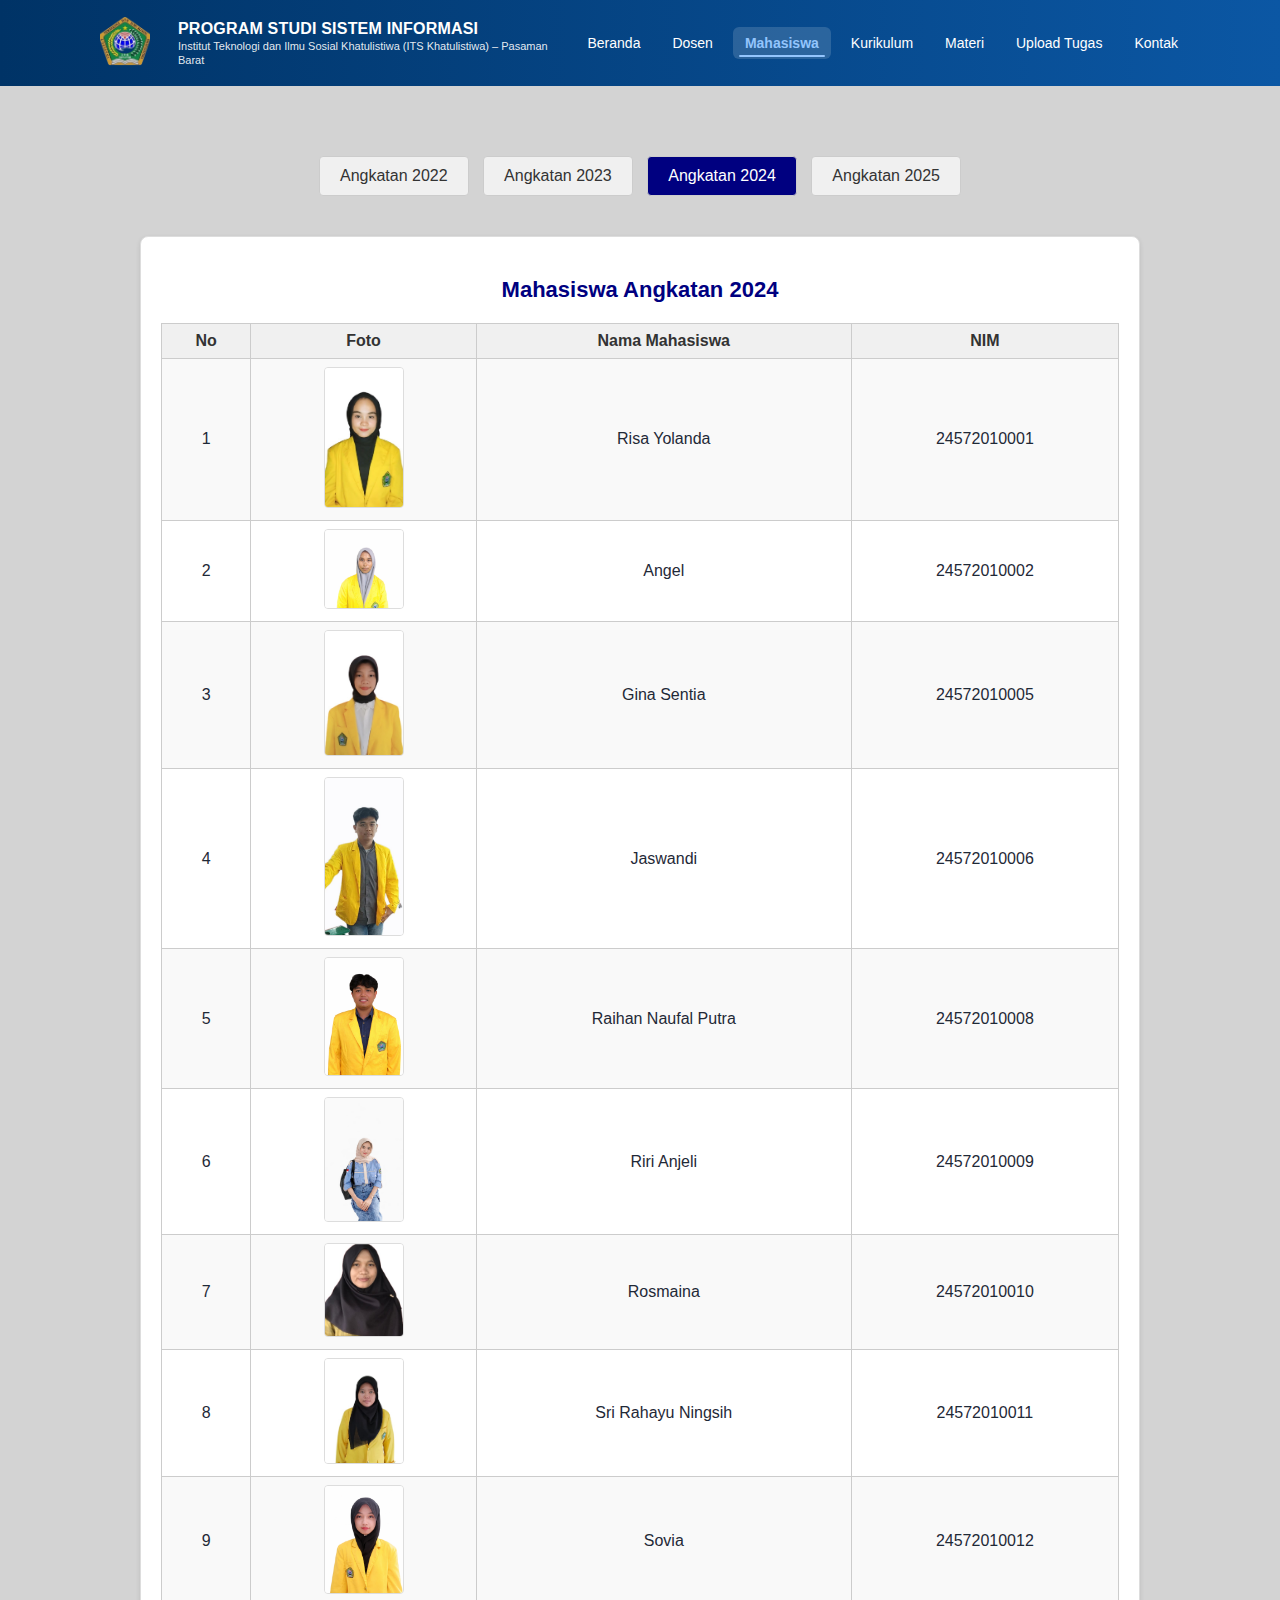
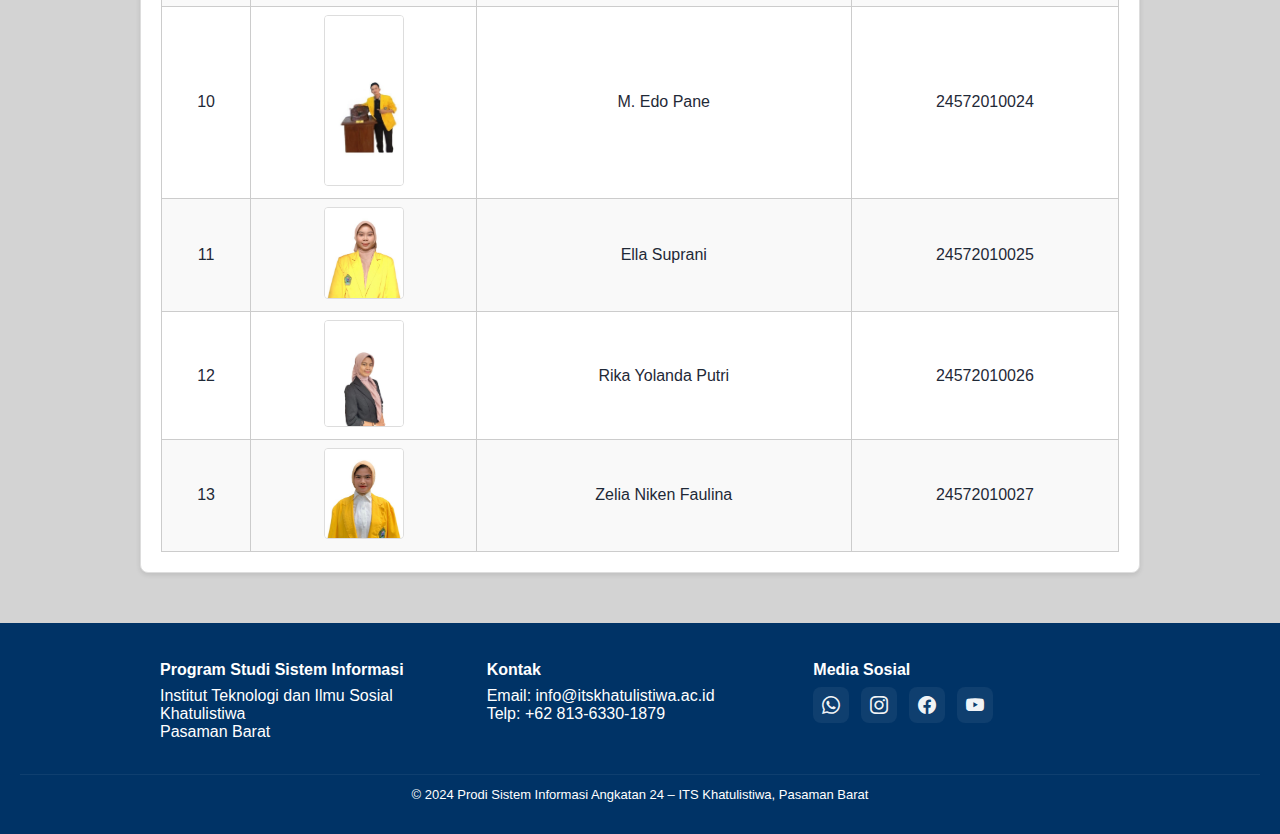
<file: mahasiswa.html>
<!DOCTYPE html>
<html lang="id">
<head>
    <meta charset="utf-8">
    <meta name="viewport" content="width=device-width,initial-scale=1">
    <title>Data Mahasiswa - Prodi Sistem Informasi</title>
    <link rel="stylesheet" href="style.css">
    <link rel="stylesheet" href="https://cdn.jsdelivr.net/npm/bootstrap-icons@1.11.0/font/bootstrap-icons.css">
    <script src="script.js" defer></script>
    <style>
        body {
            background-color: lightgray;
        }
        .tab-simple {
            text-align: center;
            margin: 20px 0;
        }
        .tab-simple a {
            display: inline-block;
            padding: 10px 20px;
            margin: 0 5px;
            background-color: #f0f0f0;
            color: #333;
            text-decoration: none;
            border: 1px solid #ccc;
            border-radius: 4px;
        }
        .tab-simple a:hover,
        .tab-simple a.active {
            background-color: navy;
            color: white;
        }
        .mahasiswa-content {
            background-color: white;
            padding: 20px;
            margin: 20px auto;
            max-width: 1000px;
            border-radius: 8px;
            box-shadow: 0 2px 5px rgba(0,0,0,0.1);
        }
        .mahasiswa-table-php {
            width: 100%;
            border-collapse: collapse;
            margin-top: 20px;
        }
        .mahasiswa-table-php th,
        .mahasiswa-table-php td {
            border: 1px solid #ccc;
            padding: 8px;
            text-align: center;
        }
        .mahasiswa-table-php th {
            background-color: #f0f0f0;
            font-weight: bold;
        }
        .mahasiswa-table-php img {
            width: 80px;
            height: auto;
            border-radius: 4px;
        }
        hr {
            border: 1px solid #ccc;
            margin: 20px 0;
        }
    </style>
</head>
<body>

<header class="blue-header">
  <div class="blue-header-inner">
    <div class="header-left">
      <img src="asset/logo.png" alt="Logo Program Studi" class="header-logo">
    </div>

    <div class="brand-row">
      <h1 class="site-title">PROGRAM STUDI SISTEM INFORMASI</h1>
      <p class="header-sub">Institut Teknologi dan Ilmu Sosial Khatulistiwa (ITS Khatulistiwa) – Pasaman Barat</p>
    </div>
      <nav class="main-nav" role="navigation" aria-label="Main menu">
        <div class="nav-wrapper">
          <button class="menu-toggle" aria-expanded="false" aria-controls="primary-menu">☰</button>
          <div class="nav-links" id="primary-menu" role="menubar"></div>
        </div>
      </nav>
    </div>
</header>

<div class="container">
    <!-- Tab Navigation (PHP Style) -->
    <div class="tab-simple">
        <a href="#" onclick="showAngkatan('2022')" id="tab-2022">Angkatan 2022</a>
        <a href="#" onclick="showAngkatan('2023')" id="tab-2023">Angkatan 2023</a>
        <a href="#" onclick="showAngkatan('2024')" id="tab-2024" class="active">Angkatan 2024</a>
        <a href="#" onclick="showAngkatan('2025')" id="tab-2025">Angkatan 2025</a>
    </div>

    <div class="mahasiswa-content">
        <div id="angkatan-2022" class="angkatan-data" style="display: none;">
            <h3>Mahasiswa Angkatan 2022</h3>
            <table class="mahasiswa-table-php">
                <tr>
                    <th>No</th>
                    <th>Foto</th>
                    <th>Nama Mahasiswa</th>
                    <th>NIM</th>
                </tr>
                <tr>
                    <td>1</td>
                    <td><img src="asset/Mahasiswa/yani.jpeg" alt="Risa"></td>
                    <td>Afriyani</td>
                    <td>22722010010</td>
                </tr>
                <tr>
                    <td>2</td>
                    <td><img src="asset/Mahasiswa/Annisa.jpeg" alt="Annisa"></td>
                    <td>Annisa</td>
                    <td>22722010011</td>
                </tr>
            </table>
        </div>

        <div id="angkatan-2023" class="angkatan-data" style="display: none;">
            <h3>Mahasiswa Angkatan 2023</h3>
            <table class="mahasiswa-table-php">
                <tr>
                    <th>No</th>
                    <th>Foto</th>
                    <th>Nama Mahasiswa</th>
                    <th>NIM</th>
                </tr>
                <tr>
                    <td>1</td>
                    <td><img src="asset/Mahasiswa/Sucy.jpeg" alt="Sucy"></td>
                    <td>Sucy Mivtahlul Riski</td>
                    <td>23572010002</td>
                </tr>
                <tr>
                    <td>2</td>
                    <td><img src="asset/Mahasiswa/Adib.jpeg" alt="Adib"></td>
                    <td>Adib Abyan</td>
                    <td>23572010003</td>
                </tr>
                <tr>
                    <td>3</td>
                    <td><img src="asset/Mahasiswa/Achika.jpeg" alt="Achika"></td>
                    <td>Achika Zenli Putri</td>
                    <td>23572010005</td>
                </tr>
                <tr>
                    <td>4</td>
                    <td><img src="asset/Mahasiswa/Nurhaliza.jpeg" alt="Nurhaliza"></td>
                    <td>Nurhaliza</td>
                    <td>23572010010</td>
                </tr>
            </table>
        </div>

        <div id="angkatan-2024" class="angkatan-data">
            <h3>Mahasiswa Angkatan 2024</h3>
            <table class="mahasiswa-table-php">
                <tr>
                    <th>No</th>
                    <th>Foto</th>
                    <th>Nama Mahasiswa</th>
                    <th>NIM</th>
                </tr>
                <tr>
                    <td>1</td>
                    <td><img src="asset/Mahasiswa/risa.jpeg" alt="Risa"></td>
                    <td>Risa Yolanda</td>
                    <td>24572010001</td>
                </tr>
                <tr>
                    <td>2</td>
                    <td><img src="asset/Mahasiswa/enjel.jpeg" alt="Enjel"></td>
                    <td>Angel</td>
                    <td>24572010002</td>
                </tr>
                <tr>
                    <td>3</td>
                    <td><img src="asset/Mahasiswa/gina.jpeg" alt="Gina"></td>
                    <td>Gina Sentia</td>
                    <td>24572010005</td>
                </tr>
                <tr>
                    <td>4</td>
                    <td><img src="asset/Mahasiswa/wandi.jpeg" alt="Wandi"></td>
                    <td>Jaswandi</td>
                    <td>24572010006</td>
                </tr>
                <tr>
                    <td>5</td>
                    <td><img src="asset/Mahasiswa/raihan.jpeg" alt="Raihan"></td>
                    <td>Raihan Naufal Putra</td>
                    <td>24572010008</td>
                </tr>
                <tr>
                    <td>6</td>
                    <td><img src="asset/Mahasiswa/riri.jpeg" alt="Riri"></td>
                    <td>Riri Anjeli</td>
                    <td>24572010009</td>
                </tr>
                <tr>
                    <td>7</td>
                    <td><img src="asset/Mahasiswa/ina.jpeg" alt="Ina"></td>
                    <td>Rosmaina</td>
                    <td>24572010010</td>
                </tr>
                <tr>
                    <td>8</td>
                    <td><img src="asset/Mahasiswa/ayu.jpeg" alt="Ayu"></td>
                    <td>Sri Rahayu Ningsih</td>
                    <td>24572010011</td>
                </tr>
                <tr>
                    <td>9</td>
                    <td><img src="asset/Mahasiswa/sovia.png" alt="Sovia"></td>
                    <td>Sovia</td>
                    <td>24572010012</td>
                </tr>
                <tr>
                    <td>10</td>
                    <td><img src="asset/Mahasiswa/edo.jpeg" alt="Edo"></td>
                    <td>M. Edo Pane</td>
                    <td>24572010024</td>
                </tr>
                <tr>
                    <td>11</td>
                    <td><img src="asset/Mahasiswa/ella.jpeg" alt="Ella"></td>
                    <td>Ella Suprani</td>
                    <td>24572010025</td>
                </tr>
                <tr>
                    <td>12</td>
                    <td><img src="asset/Mahasiswa/rika.jpeg" alt="Rika"></td>
                    <td>Rika Yolanda Putri</td>
                    <td>24572010026</td>
                </tr>
                <tr>
                    <td>13</td>
                    <td><img src="asset/Mahasiswa/niken.jpeg" alt="Niken"></td>
                    <td>Zelia Niken Faulina</td>
                    <td>24572010027</td>
                </tr>
            </table>
        </div>

        <div id="angkatan-2025" class="angkatan-data" style="display: none;">
            <h3>Mahasiswa Angkatan 2025</h3>
            <table class="mahasiswa-table-php">
                <tr>
                    <th>No</th>
                    <th>Foto</th>
                    <th>Nama Mahasiswa</th>
                    <th>NIM</th>
                </tr>
                <tr>
                    <td>1</td>
                    <td><img src="asset/Mahasiswa/nisa.jpeg" alt="Nisa"></td>
                    <td>Khairunnisa Siregar</td>
                    <td>255720100001</td>
                </tr>
                <tr>
                    <td>2</td>
                    <td><img src="asset/Mahasiswa/mulyadi.jpeg" alt="Mulyadi"></td>
                    <td>M.Mulyadi</td>
                    <td>255720100002</td>
                </tr>
                <tr>
                    <td>3</td>
                    <td><img src="asset/Mahasiswa/nabila.jpeg" alt="Nabila"></td>
                    <td>Nabila Zahra</td>
                    <td>255720100003</td>
                </tr>
                <tr>
                    <td>4</td>
                    <td><img src="asset/Mahasiswa/saskia.jpeg" alt="Saskia"></td>
                    <td>Saskia Aryani</td>
                    <td>255720100004</td>
                </tr>
                <tr>
                    <td>5</td>
                    <td><img src="asset/Mahasiswa/sofiatun.jpeg" alt="Sofiatun"></td>
                    <td>Sofiatun Nabila</td>
                    <td>255720100005</td>
                </tr>
                <tr>
                    <td>6</td>
                    <td><img src="asset/Mahasiswa/tasya.jpeg" alt="Tasya"></td>
                    <td>Tasya Aulia Putri</td>
                    <td>255720100007</td>
                </tr>
                <tr>
                    <td>7</td>
                    <td><img src="asset/Mahasiswa/yuni.jpeg" alt="Yuni"></td>
                    <td>Yuni Hazara</td>
                    <td>255720100008</td>
                </tr>
                <tr>
                    <td>8</td>
                    <td><img src="asset/Mahasiswa/alan.jpeg" alt="Alan"></td>
                    <td>Ay.Fadlurrahman</td>
                    <td>255720100015</td>
                </tr>
                <tr>
                    <td>9</td>
                    <td><img src="asset/Mahasiswa/irna.jpeg" alt="Irna"></td>
                    <td>Irna Rahmawati</td>
                    <td>255720100017</td>
                </tr>
                <tr>
                    <td>10</td>
                    <td><img src="asset/Mahasiswa/salwa.jpeg" alt="Salwa"></td>
                    <td>Salwa Maghfirah</td>
                    <td>255720100018</td>
                </tr>
            </table>
        </div>
    </div>
</div>

<script>
function showAngkatan(angkatan) {
    // Hide all angkatan data
    const allData = document.querySelectorAll('.angkatan-data');
    allData.forEach(data => {
        data.style.display = 'none';
    });
    
    // Remove active class from all tabs
    const allTabs = document.querySelectorAll('.tab-simple a');
    allTabs.forEach(tab => {
        tab.classList.remove('active');
    });
    
    // Show selected angkatan data
    document.getElementById('angkatan-' + angkatan).style.display = 'block';
    
    // Add active class to selected tab
    document.getElementById('tab-' + angkatan).classList.add('active');
}

// Initialize with 2024 as default
document.addEventListener('DOMContentLoaded', function() {
    showAngkatan('2024');
});
</script>

<footer>
    <div class="footer-content">
      <div class="footer-col">
        <h4>Program Studi Sistem Informasi</h4>
        <p>
          Institut Teknologi dan Ilmu Sosial Khatulistiwa<br>
          Pasaman Barat
        </p>
      </div>

      <div class="footer-col">
        <h4>Kontak</h4>
        <p>
          Email: info@itskhatulistiwa.ac.id<br>
          Telp: +62 813-6330-1879
        </p>
      </div>

      <div class="footer-col">
        <h4>Media Sosial</h4>
        <div class="footer-social">
          <a href="https://wa.me/6281363301879" target="_blank" rel="noopener noreferrer" aria-label="WhatsApp">
            <i class="bi bi-whatsapp" aria-hidden="true"></i>
          </a>

          <a href="https://www.instagram.com/itskhatulistiwa?igsh=MWpubmtubjlkZ3cwbw==" target="_blank" rel="noopener noreferrer" aria-label="Instagram">
            <i class="bi bi-instagram" aria-hidden="true"></i>
          </a>

          <a href="https://www.facebook.com/share/17gtsM2bMg/" target="_blank" rel="noopener noreferrer" aria-label="Facebook">
            <i class="bi bi-facebook" aria-hidden="true"></i>
          </a>

          <a href="https://youtube.com/@itskhatulistiwa?si=zFGOd98SfwiE4H2Z" target="_blank" rel="noopener noreferrer" aria-label="YouTube">
            <i class="bi bi-youtube" aria-hidden="true"></i>
          </a>
        </div>

      </div>
    </div>

    <div class="footer-bottom">
      © 2024 Prodi Sistem Informasi Angkatan 24 – ITS Khatulistiwa, Pasaman Barat
    </div>
</footer>

</body>
</html>
</file>
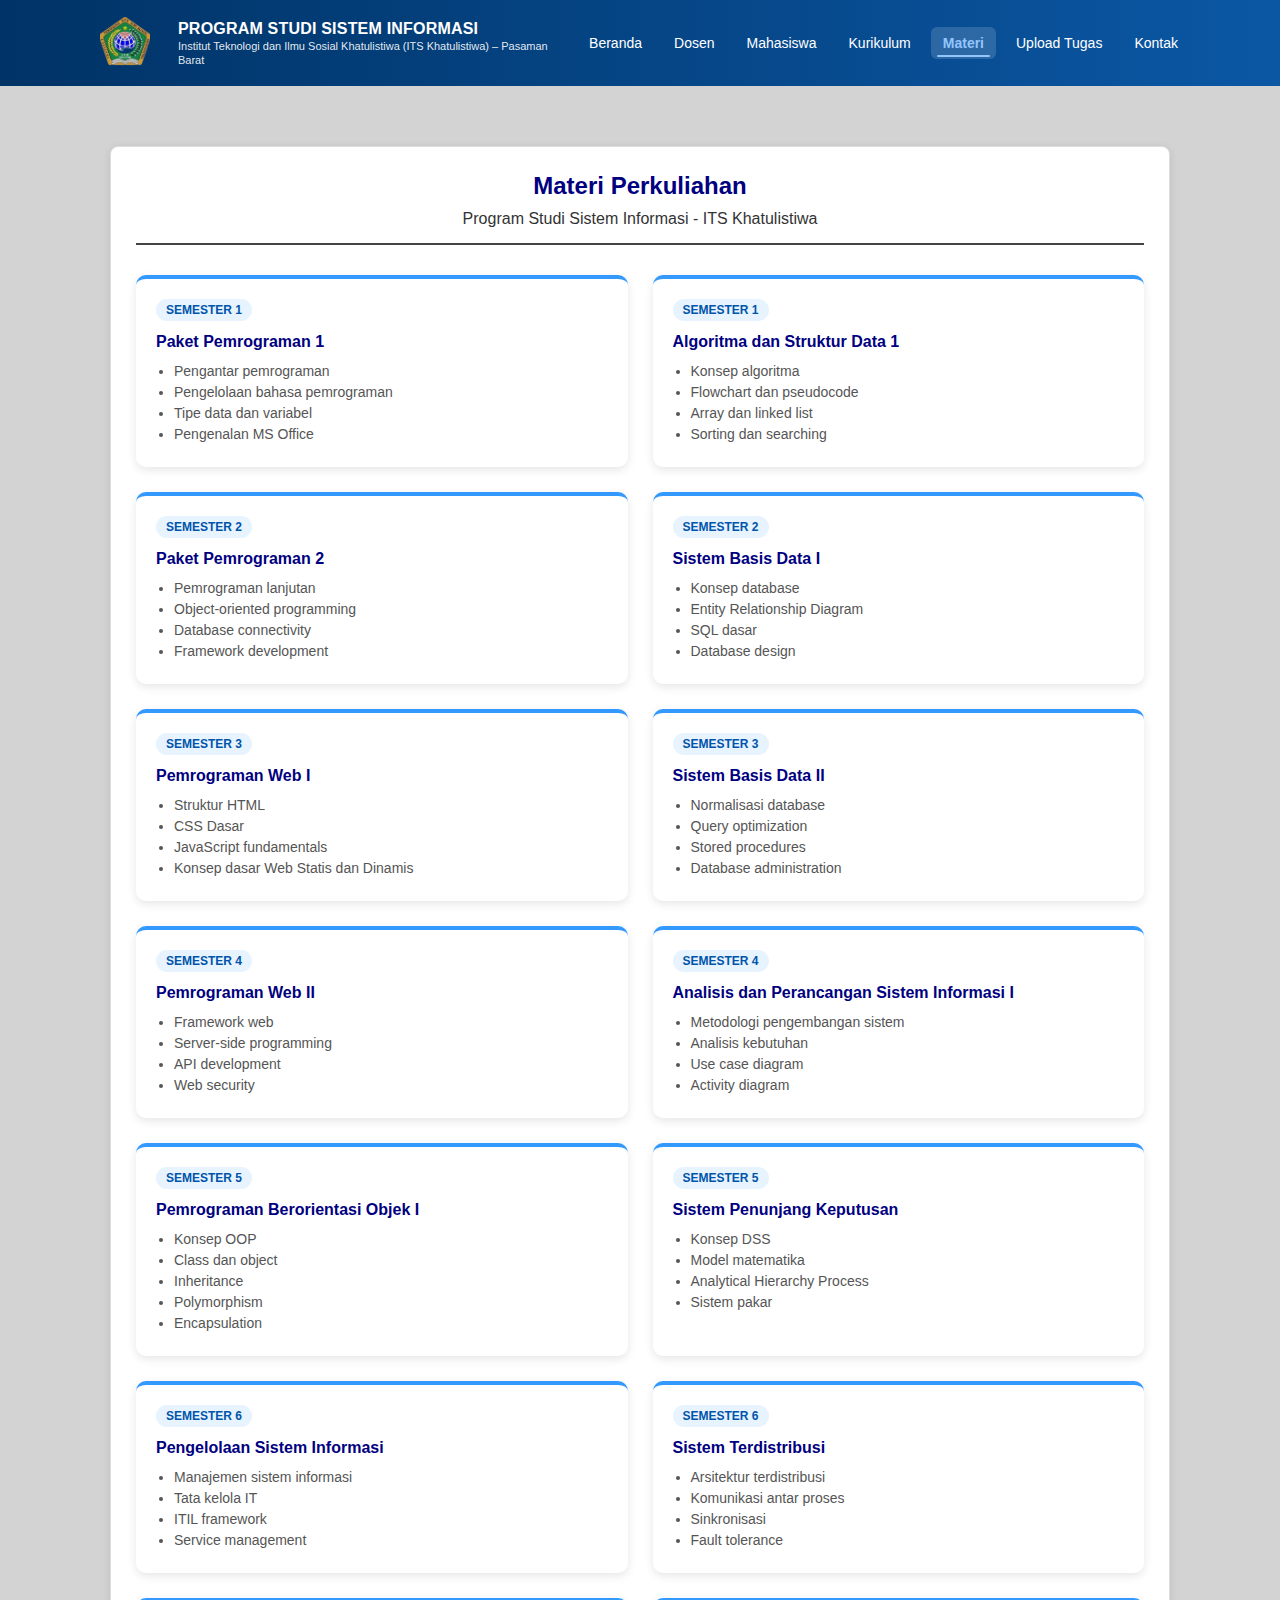
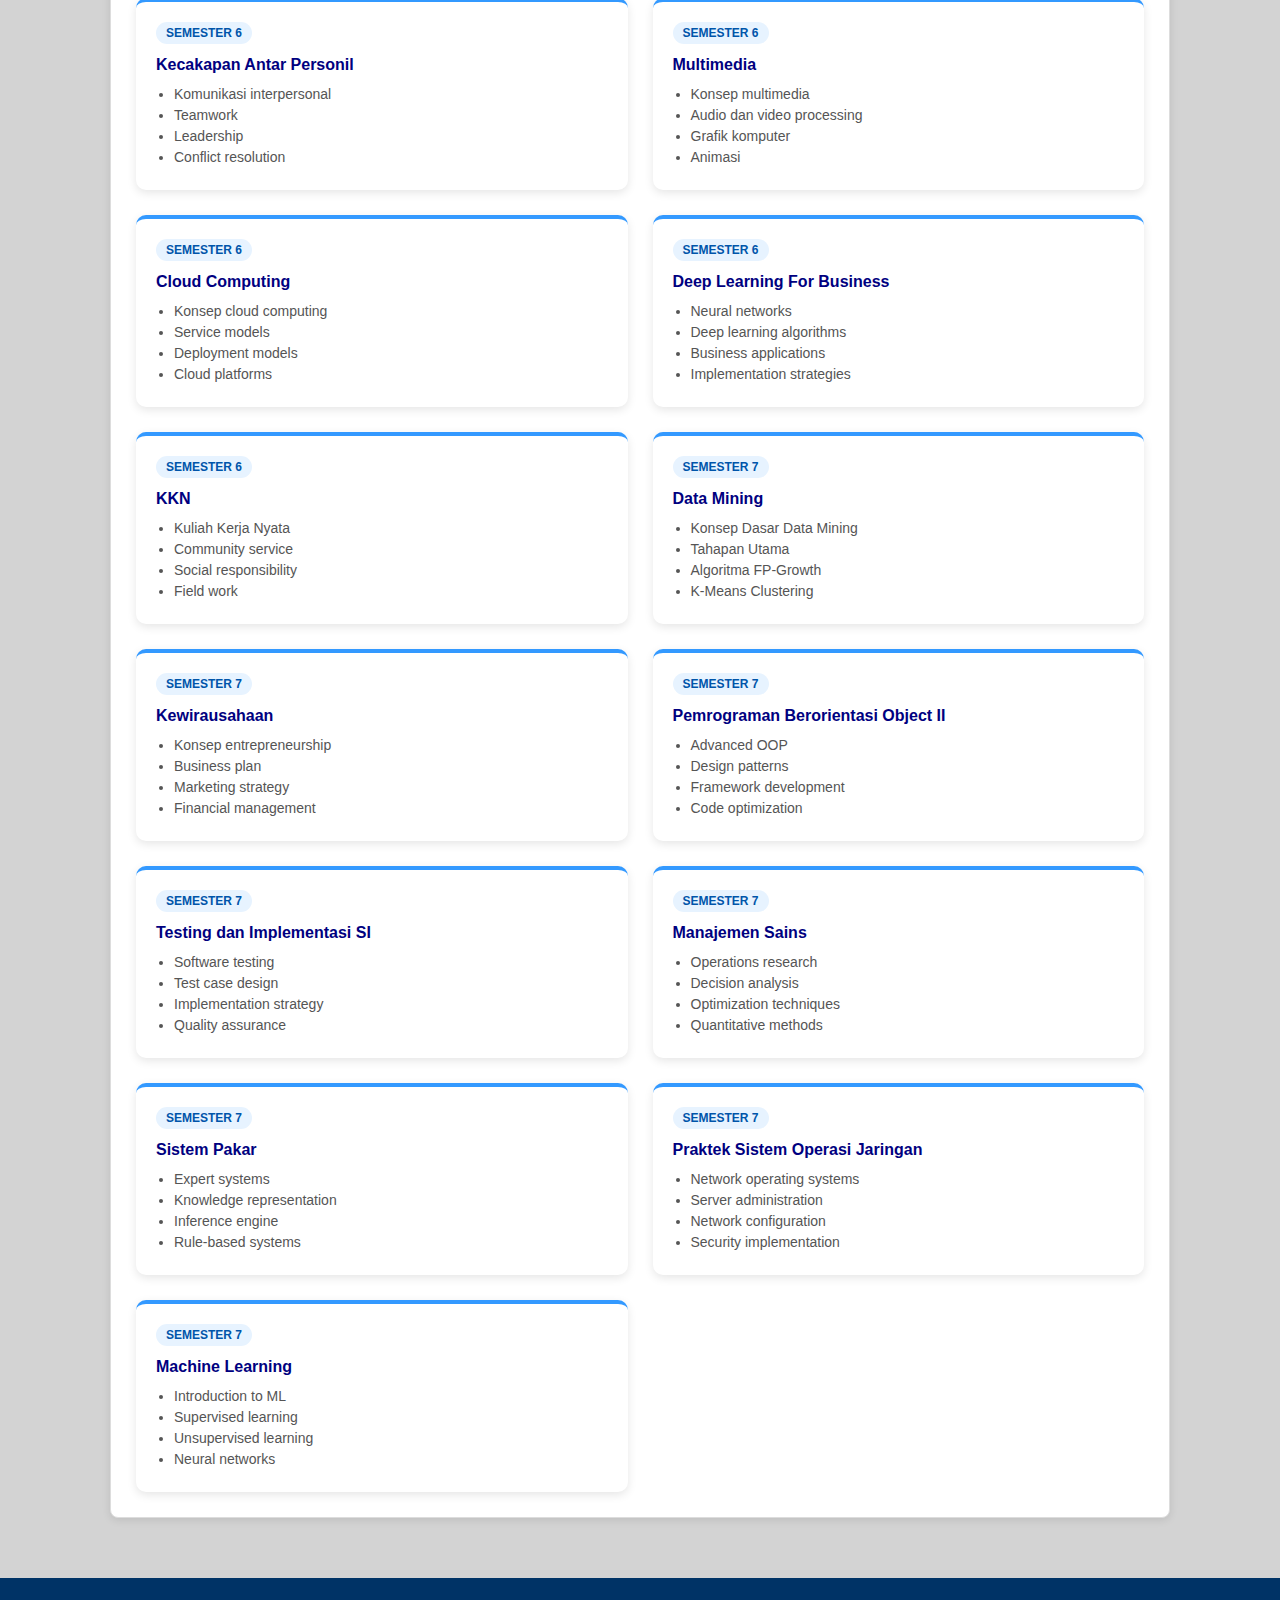
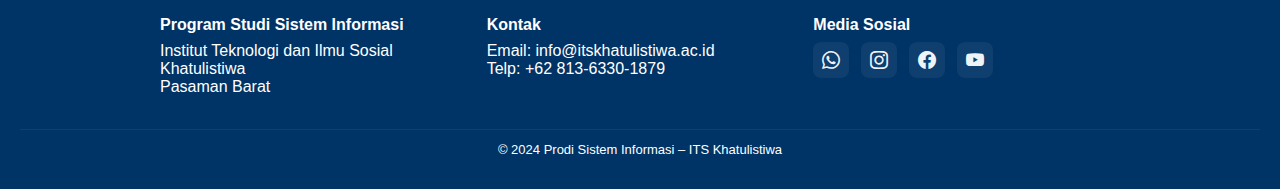
<file: materi.html>
<!DOCTYPE html>
<html lang="id">
<head>
    <meta charset="utf-8">
    <meta name="viewport" content="width=device-width,initial-scale=1">
    <title>Materi Perkuliahan - Prodi Sistem Informasi</title>
    <link rel="stylesheet" href="style.css">
    <link rel="stylesheet" href="https://cdn.jsdelivr.net/npm/bootstrap-icons@1.11.0/font/bootstrap-icons.css">
    <script src="script.js" defer></script>
    <style>
        body {
            background-color: lightgray;
        }
        .materi-content {
            background-color: white;
            padding: 25px;
            margin: 30px auto;
            max-width: 1100px;
            border-radius: 8px;
            box-shadow: 0 2px 8px rgba(0,0,0,0.1);
            border: 1px solid #ddd;
        }
        .materi-header {
            text-align: center;
            margin-bottom: 30px;
            border-bottom: 2px solid #444;
            padding-bottom: 15px;
        }
        .materi-header h2 {
            color: navy;
            margin: 0;
            font-size: 24px;
            font-weight: bold;
        }
        .materi-header p {
            color: #333;
            margin: 10px 0 0 0;
        }

        .materi-grid {
            display: grid;
            grid-template-columns: repeat(auto-fill, minmax(320px, 1fr));
            gap: 25px;
            margin-top: 20px;
        }
        .materi-card {
            background: white;
            border-radius: 10px;
            overflow: hidden;
            box-shadow: 0 3px 10px rgba(0,0,0,0.1);
            border-top: 4px solid #3399ff;
            transition: transform 0.3s ease;
        }
        .materi-card:hover {
            transform: translateY(-5px);
        }
        .materi-card-content {
            padding: 20px;
        }
        .materi-tag {
            background: #e7f3ff;
            color: #0055aa;
            font-size: 12px;
            font-weight: 700;
            padding: 4px 10px;
            border-radius: 15px;
            text-transform: uppercase;
            margin-bottom: 12px;
            display: inline-block;
        }
        .materi-card h4 {
            margin-bottom: 12px;
            color: navy;
            font-size: 16px;
        }
        .materi-list {
            margin-left: 18px;
            color: #555;
            font-size: 14px;
        }
        .materi-list li {
            margin-bottom: 5px;
        }
    </style>
</head>
<body>

<!-- ===== BLUE HEADER ===== -->
<header class="blue-header">
  <div class="blue-header-inner">
    <div class="header-left">
      <img src="asset/logo.png" alt="Logo Program Studi" class="header-logo">
    </div>

    <div class="brand-row">
      <h1 class="site-title">PROGRAM STUDI SISTEM INFORMASI</h1>
      <p class="header-sub">Institut Teknologi dan Ilmu Sosial Khatulistiwa (ITS Khatulistiwa) – Pasaman Barat</p>
    </div>
      <nav class="main-nav" role="navigation" aria-label="Main menu">
        <div class="nav-wrapper">
          <button class="menu-toggle" aria-expanded="false" aria-controls="primary-menu">☰</button>
          <div class="nav-links" id="primary-menu" role="menubar"></div>
        </div>
      </nav>
    </div>
</header>

<!-- ===== KONTEN UTAMA ===== -->
<div class="container">
    <div class="materi-content">
        <!-- Header Materi -->
        <div class="materi-header">
            <h2>Materi Perkuliahan</h2>
            <p>Program Studi Sistem Informasi - ITS Khatulistiwa</p>
        </div>



        <!-- Grid Materi -->
        <div class="materi-grid" id="containerMateri"></div>
    </div>
</div>

<script>
const container = document.getElementById('containerMateri');

// Data materi per semester
const dataMateri = [
    { 
        sem: 'Semester 1', 
        matkul: 'Paket Pemrograman 1', 
        judul: 'Pengantar pemrograman, Pengelolaan bahasa pemrograman, Tipe data dan variabel, Pengenalan MS Office'
    },
    { 
        sem: 'Semester 1', 
        matkul: 'Algoritma dan Struktur Data 1', 
        judul: 'Konsep algoritma, Flowchart dan pseudocode, Array dan linked list, Sorting dan searching'
    },
    { 
        sem: 'Semester 2', 
        matkul: 'Paket Pemrograman 2', 
        judul: 'Pemrograman lanjutan, Object-oriented programming, Database connectivity, Framework development'
    },
    { 
        sem: 'Semester 2', 
        matkul: 'Sistem Basis Data I', 
        judul: 'Konsep database, Entity Relationship Diagram, SQL dasar, Database design'
    },
    { 
        sem: 'Semester 3', 
        matkul: 'Pemrograman Web I', 
        judul: 'Struktur HTML, CSS Dasar, JavaScript fundamentals, Konsep dasar Web Statis dan Dinamis'
    },
    { 
        sem: 'Semester 3', 
        matkul: 'Sistem Basis Data II', 
        judul: 'Normalisasi database, Query optimization, Stored procedures, Database administration'
    },
    { 
        sem: 'Semester 4', 
        matkul: 'Pemrograman Web II', 
        judul: 'Framework web, Server-side programming, API development, Web security'
    },
    { 
        sem: 'Semester 4', 
        matkul: 'Analisis dan Perancangan Sistem Informasi I', 
        judul: 'Metodologi pengembangan sistem, Analisis kebutuhan, Use case diagram, Activity diagram'
    },
    { 
        sem: 'Semester 5', 
        matkul: 'Pemrograman Berorientasi Objek I', 
        judul: 'Konsep OOP, Class dan object, Inheritance, Polymorphism, Encapsulation'
    },
    { 
        sem: 'Semester 5', 
        matkul: 'Sistem Penunjang Keputusan', 
        judul: 'Konsep DSS, Model matematika, Analytical Hierarchy Process, Sistem pakar'
    },
    { 
        sem: 'Semester 6', 
        matkul: 'Pengelolaan Sistem Informasi', 
        judul: 'Manajemen sistem informasi, Tata kelola IT, ITIL framework, Service management'
    },
    { 
        sem: 'Semester 6', 
        matkul: 'Sistem Terdistribusi', 
        judul: 'Arsitektur terdistribusi, Komunikasi antar proses, Sinkronisasi, Fault tolerance'
    },
    { 
        sem: 'Semester 6', 
        matkul: 'Kecakapan Antar Personil', 
        judul: 'Komunikasi interpersonal, Teamwork, Leadership, Conflict resolution'
    },
    { 
        sem: 'Semester 6', 
        matkul: 'Multimedia', 
        judul: 'Konsep multimedia, Audio dan video processing, Grafik komputer, Animasi'
    },
    { 
        sem: 'Semester 6', 
        matkul: 'Cloud Computing', 
        judul: 'Konsep cloud computing, Service models, Deployment models, Cloud platforms'
    },
    { 
        sem: 'Semester 6', 
        matkul: 'Deep Learning For Business', 
        judul: 'Neural networks, Deep learning algorithms, Business applications, Implementation strategies'
    },
    { 
        sem: 'Semester 6', 
        matkul: 'KKN', 
        judul: 'Kuliah Kerja Nyata, Community service, Social responsibility, Field work'
    },
    { 
        sem: 'Semester 7', 
        matkul: 'Data Mining', 
        judul: 'Konsep Dasar Data Mining, Tahapan Utama, Algoritma FP-Growth, K-Means Clustering'
    },
    { 
        sem: 'Semester 7', 
        matkul: 'Kewirausahaan', 
        judul: 'Konsep entrepreneurship, Business plan, Marketing strategy, Financial management'
    },
    { 
        sem: 'Semester 7', 
        matkul: 'Pemrograman Berorientasi Object II', 
        judul: 'Advanced OOP, Design patterns, Framework development, Code optimization'
    },
    { 
        sem: 'Semester 7', 
        matkul: 'Testing dan Implementasi SI', 
        judul: 'Software testing, Test case design, Implementation strategy, Quality assurance'
    },
    { 
        sem: 'Semester 7', 
        matkul: 'Manajemen Sains', 
        judul: 'Operations research, Decision analysis, Optimization techniques, Quantitative methods'
    },
    { 
        sem: 'Semester 7', 
        matkul: 'Sistem Pakar', 
        judul: 'Expert systems, Knowledge representation, Inference engine, Rule-based systems'
    },
    { 
        sem: 'Semester 7', 
        matkul: 'Praktek Sistem Operasi Jaringan', 
        judul: 'Network operating systems, Server administration, Network configuration, Security implementation'
    },
    { 
        sem: 'Semester 7', 
        matkul: 'Machine Learning', 
        judul: 'Introduction to ML, Supervised learning, Unsupervised learning, Neural networks'
    }
];

function loadMateri() {
    container.innerHTML = "";
    
    dataMateri.forEach(item => {
        const daftarPoin = item.judul.split(',').map(p => p.trim());
        let htmlJudul;
        
        if (daftarPoin.length > 1) {
            htmlJudul = `<ul class="materi-list">`;
            daftarPoin.forEach(poin => {
                htmlJudul += `<li>${poin}</li>`;
            });
            htmlJudul += `</ul>`;
        } else {
            htmlJudul = `<p>${item.judul}</p>`;
        }
        
        const card = document.createElement('div');
        card.className = 'materi-card';
        card.innerHTML = `
            <div class="materi-card-content">
                <span class="materi-tag">${item.sem}</span>
                <h4>${item.matkul}</h4>
                ${htmlJudul}
            </div>
        `;
        container.appendChild(card);
    });
}

// Load materi saat halaman dimuat
loadMateri();
</script>

<!-- ===== FOOTER ===== -->
<footer>
    <div class="footer-content">
      <div class="footer-col">
        <h4>Program Studi Sistem Informasi</h4>
        <p>
          Institut Teknologi dan Ilmu Sosial Khatulistiwa<br>
          Pasaman Barat
        </p>
      </div>

      <div class="footer-col">
        <h4>Kontak</h4>
        <p>
          Email: info@itskhatulistiwa.ac.id<br>
          Telp: +62 813-6330-1879
        </p>
      </div>

      <div class="footer-col">
        <h4>Media Sosial</h4>
        <div class="footer-social">
          <a href="https://wa.me/6281363301879" target="_blank" rel="noopener noreferrer" aria-label="WhatsApp">
            <i class="bi bi-whatsapp" aria-hidden="true"></i>
          </a>

          <a href="https://www.instagram.com/itskhatulistiwa?igsh=MWpubmtubjlkZ3cwbw==" target="_blank" rel="noopener noreferrer" aria-label="Instagram">
            <i class="bi bi-instagram" aria-hidden="true"></i>
          </a>

          <a href="https://www.facebook.com/share/17gtsM2bMg/" target="_blank" rel="noopener noreferrer" aria-label="Facebook">
            <i class="bi bi-facebook" aria-hidden="true"></i>
          </a>

          <a href="https://youtube.com/@itskhatulistiwa?si=zFGOd98SfwiE4H2Z" target="_blank" rel="noopener noreferrer" aria-label="YouTube">
            <i class="bi bi-youtube" aria-hidden="true"></i>
          </a>
        </div>

      </div>
    </div>

    <div class="footer-bottom">
      © 2024 Prodi Sistem Informasi – ITS Khatulistiwa
    </div>
</footer>

</body>
</html>
</file>
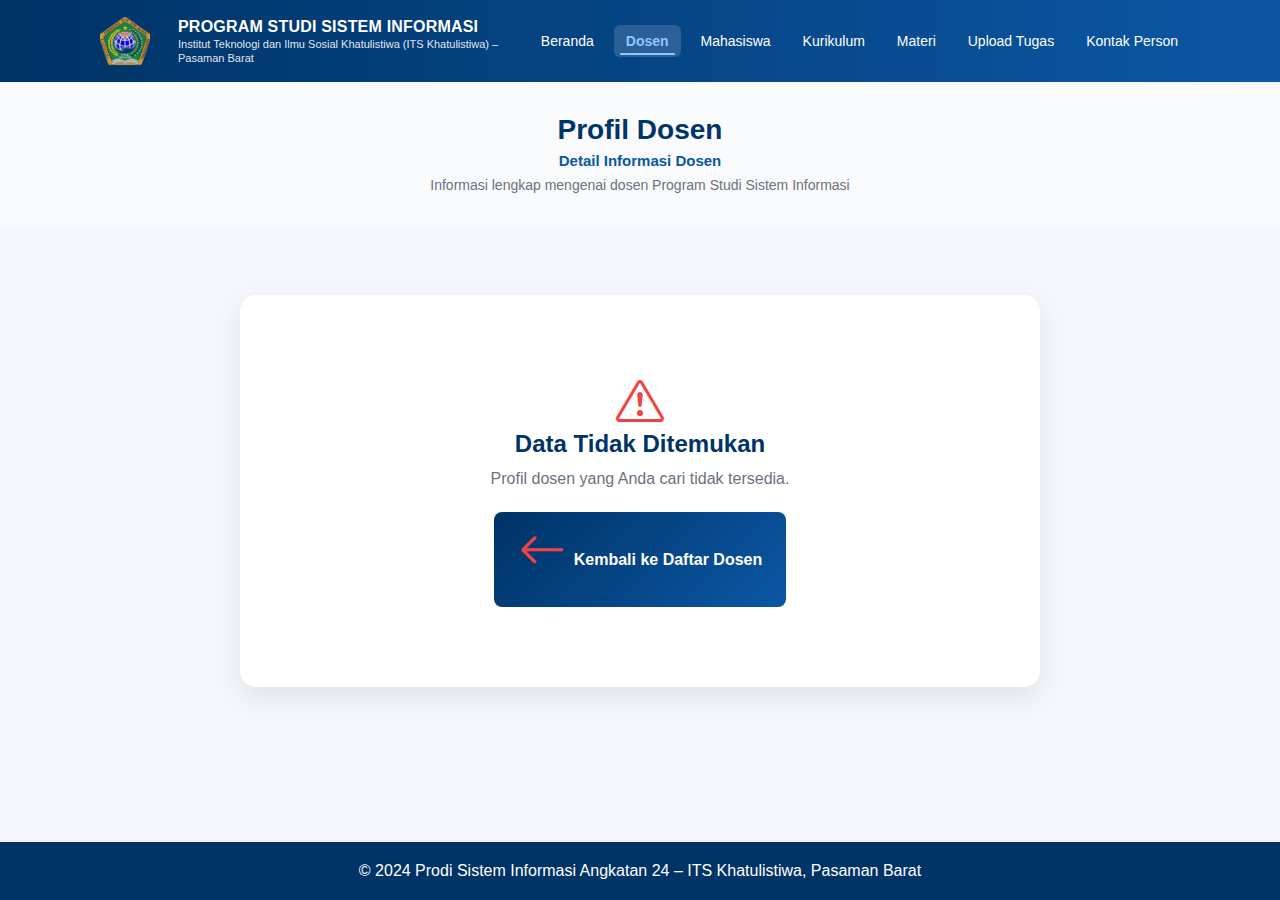
<file: profil_dosen.html>
<!DOCTYPE html>
<html lang="id">
<head>
    <meta charset="UTF-8">
    <title>Profil Dosen - Prodi Sistem Informasi</title>
    <link rel="stylesheet" href="style.css">
    <link rel="stylesheet" href="https://cdn.jsdelivr.net/npm/bootstrap-icons@1.11.0/font/bootstrap-icons.css">
</head>
<body>

<div class="blue-header">
  <div class="blue-header-inner">
    <img src="asset/logo.png" alt="Logo ITS Khatulistiwa" class="header-logo">
    <div class="brand-row">
      <h1 class="site-title">PROGRAM STUDI SISTEM INFORMASI</h1>
      <p class="header-sub">Institut Teknologi dan Ilmu Sosial Khatulistiwa (ITS Khatulistiwa) – Pasaman Barat</p>
    </div>
    
    <nav class="main-nav">
      <div class="nav-wrapper">
        <button class="menu-toggle">☰</button>
        <div class="nav-links">
          <a href="index.html">Beranda</a>
          <a href="dosen.html" class="active">Dosen</a>
          <a href="mahasiswa.html">Mahasiswa</a>
          <a href="kurikulum.html">Kurikulum</a>
          <a href="materi.html">Materi</a>
          <a href="tugas.html">Upload Tugas</a>
          <a href="kontak.html">Kontak Person</a>
        </div>
      </div>
    </nav>
  </div>
</div>

<div class="page-header">
  <h1>Profil Dosen</h1>
  <p class="subtitle">Detail Informasi Dosen</p>
  <p class="desc">Informasi lengkap mengenai dosen Program Studi Sistem Informasi</p>
</div>

<div class="container">
  <div class="profil-section">
    <div class="profil-card" id="profilDosen">
      <!-- Profil dosen tampil di sini -->
    </div>
  </div>
</div>

<script>
// Data dosen statis
const dosen = {
    yuli: {
        nama: "Yuli Hartati, S.Kom., M.Kom.",
        foto: "asset/Dosen/buk_yuli.jpeg",
        bidang: "Pemrograman, Data Mining, Sistem Analis",
        email: "yuli.hartati@itskhatulistiwa.ac.id"
    },
    fanny: {
        nama: "Fanny Septiani Bufra, S.Kom., M.Kom.",
        foto: "asset/Dosen/buk_fanny.jpeg",
        bidang: "Hardware, Jaringan Komputer, Jaringan Syaraf Tiruan, Sistem Pendukung Keputusan, Multimedia",
        email: "fanny.bufra@itskhatulistiwa.ac.id"
    },
    primadela: {
        nama: "Primadela Antari, S.Kom., M.Kom.",
        foto: "asset/Dosen/buk_dela.jpeg",
        bidang: "Analisis dan Perancangan Sistem Informasi, Sistem Pendukung Keputusan (SPK), Data Analytics, E-learning, Penelitian dan Publikasi Ilmiah, Literasi Digital dan Teknologi Pendidikan, Pemrograman Dasar",
        email: "primadela.antari@itskhatulistiwa.ac.id"
    },
    deni: {
        nama: "Deni Yuza Mahendra, S.Kom., M.Kom.",
        foto: "asset/Dosen/pak_deny.jpeg",
        bidang: "Basis Data, Perancangan Sistem",
        email: "deni.mahendra@itskhatulistiwa.ac.id"
    }
};

// Ambil parameter URL ?dosen=
const params = new URLSearchParams(window.location.search);
const key = params.get("dosen");
const data = dosen[key];

const container = document.getElementById("profilDosen");

if (!data) {
    container.innerHTML = `
        <div class="error-message">
            <i class="bi bi-exclamation-triangle"></i>
            <h3>Data Tidak Ditemukan</h3>
            <p>Profil dosen yang Anda cari tidak tersedia.</p>
            <a href="dosen.html" class="btn-back">
                <i class="bi bi-arrow-left"></i>
                Kembali ke Daftar Dosen
            </a>
        </div>
    `;
} else {
    container.innerHTML = `
        <div class="profil-detail">
            <div class="profil-photo">
                <img src="${data.foto}" alt="${data.nama}" class="foto-dosen-detail">
            </div>
            <div class="profil-info">
                <h2 class="dosen-name">${data.nama}</h2>
                <div class="detail-item">
                    <i class="bi bi-mortarboard"></i>
                    <span><strong>Bidang Keahlian:</strong> ${data.bidang}</span>
                </div>
                <div class="detail-item">
                    <i class="bi bi-envelope"></i>
                    <span><strong>Email:</strong> ${data.email}</span>
                </div>
                <a href="dosen.html" class="btn-back">
                    <i class="bi bi-arrow-left"></i>
                    Kembali ke Daftar Dosen
                </a>
            </div>
        </div>
    `;
}
</script>

<footer>
    © 2024 Prodi Sistem Informasi Angkatan 24 – ITS Khatulistiwa, Pasaman Barat
</footer>

</body>
</html>
</file>
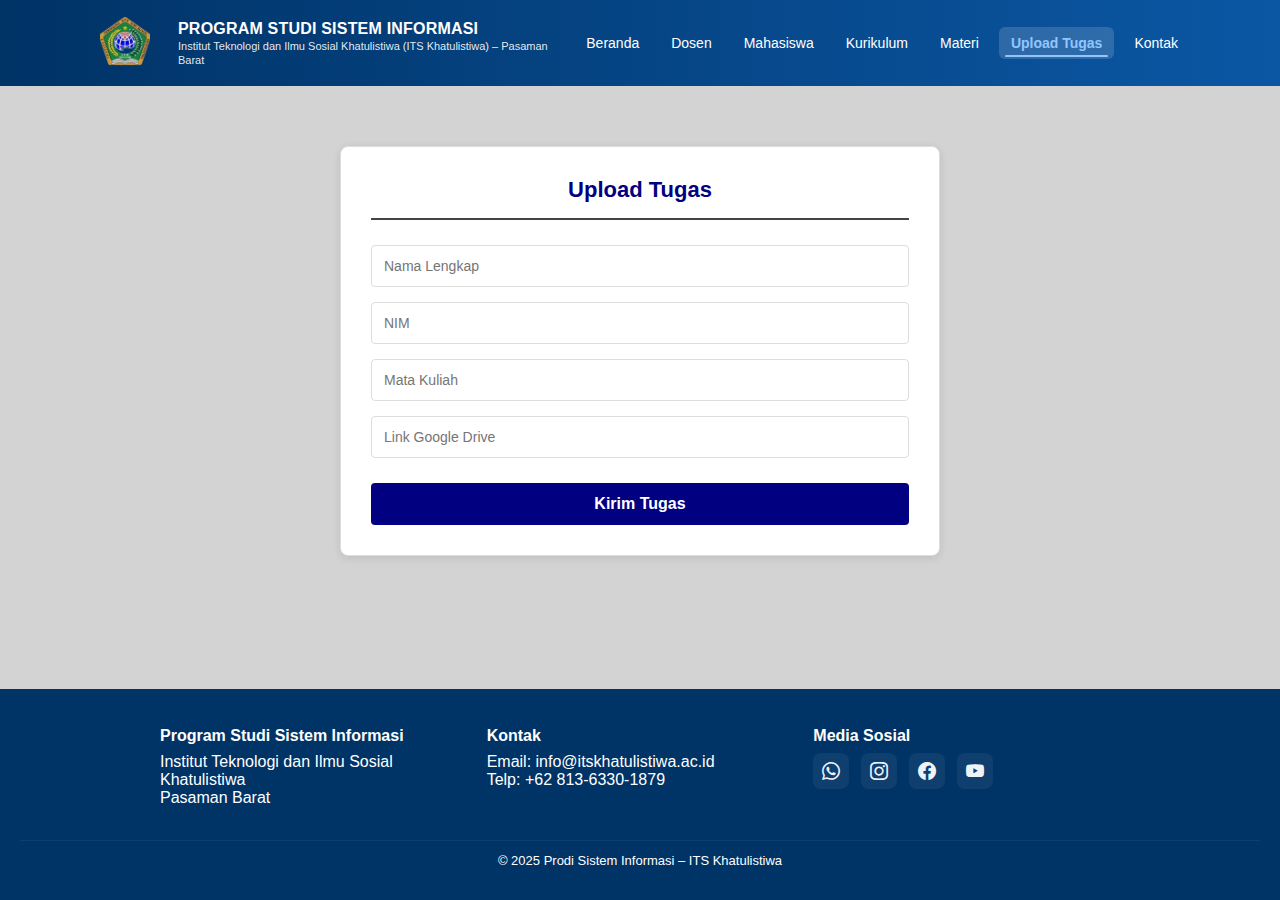
<file: tugas.html>
<!DOCTYPE html>
<html lang="id">
<head>
    <meta charset="UTF-8">
    <title>Upload Tugas - Prodi Sistem Informasi</title>
    <link rel="stylesheet" href="style.css">
    <link rel="stylesheet" href="https://cdn.jsdelivr.net/npm/bootstrap-icons@1.11.0/font/bootstrap-icons.css">
    <script src="script.js" defer></script>
    <style>
        body {
            background-color: lightgray;
        }
        .tugas-minimal {
            background-color: white;
            padding: 30px;
            margin: 30px auto;
            max-width: 600px;
            border-radius: 8px;
            box-shadow: 0 2px 8px rgba(0,0,0,0.1);
            border: 1px solid #ddd;
        }
        .tugas-header {
            text-align: center;
            margin-bottom: 25px;
            border-bottom: 2px solid #444;
            padding-bottom: 15px;
        }
        .tugas-header h2 {
            color: navy;
            margin: 0;
            font-size: 22px;
            font-weight: bold;
        }
        .form-minimal {
            display: flex;
            flex-direction: column;
            gap: 15px;
        }
        .form-minimal input {
            padding: 12px;
            border: 1px solid #ddd;
            border-radius: 4px;
            font-size: 14px;
        }
        .form-minimal input:focus {
            outline: none;
            border-color: navy;
        }
        .btn-minimal {
            background: navy;
            color: white;
            padding: 12px;
            border: none;
            border-radius: 4px;
            font-size: 16px;
            font-weight: 600;
            cursor: pointer;
            margin-top: 10px;
        }
        .btn-minimal:hover {
            background: #001a33;
        }
        .status-message {
            padding: 10px;
            border-radius: 4px;
            margin-top: 15px;
            text-align: center;
            font-weight: 500;
            display: none;
        }
        .status-success {
            background: #d4edda;
            color: #155724;
            border: 1px solid #c3e6cb;
        }
        .status-error {
            background: #f8d7da;
            color: #721c24;
            border: 1px solid #f5c6cb;
        }
    </style>
</head>
<body>

<!-- ===== BLUE HEADER ===== -->
<header class="blue-header">
  <div class="blue-header-inner">
    <div class="header-left">
      <img src="asset/logo.png" alt="Logo Program Studi" class="header-logo">
    </div>

    <div class="brand-row">
      <h1 class="site-title">PROGRAM STUDI SISTEM INFORMASI</h1>
      <p class="header-sub">Institut Teknologi dan Ilmu Sosial Khatulistiwa (ITS Khatulistiwa) – Pasaman Barat</p>
    </div>
      <nav class="main-nav" role="navigation" aria-label="Main menu">
        <div class="nav-wrapper">
          <button class="menu-toggle" aria-expanded="false" aria-controls="primary-menu">☰</button>
          <div class="nav-links" id="primary-menu" role="menubar"></div>
        </div>
      </nav>
    </div>
</header>

<!-- ===== KONTEN UTAMA ===== -->
<div class="container">
    <div class="tugas-minimal">
        <div class="tugas-header">
            <h2>Upload Tugas</h2>
        </div>
        
        <form id="formTugas" class="form-minimal">
            <input type="text" id="nama" placeholder="Nama Lengkap" required>
            <input type="text" id="nim" placeholder="NIM" required>
            <input type="text" id="matkul" placeholder="Mata Kuliah" required>
            <input type="url" id="link" placeholder="Link Google Drive" required>
            
            <button type="submit" class="btn-minimal">Kirim Tugas</button>
        </form>
        
        <div id="statusMessage" class="status-message"></div>
    </div>
</div>

<script>
document.getElementById("formTugas").addEventListener("submit", function(e) {
    e.preventDefault();
    
    const statusMessage = document.getElementById("statusMessage");
    const link = document.getElementById("link").value;
    
    // Simple validation for Google Drive link
    if (!link.includes("drive.google.com")) {
        statusMessage.className = "status-message status-error";
        statusMessage.textContent = "Link harus dari Google Drive!";
        statusMessage.style.display = "block";
        return;
    }
    
    // Get form data
    const data = {
        nama: document.getElementById("nama").value,
        nim: document.getElementById("nim").value,
        matkul: document.getElementById("matkul").value,
        link: link,
        tanggal: new Date().toLocaleDateString('id-ID')
    };
    
    // Save to localStorage
    let tugas = JSON.parse(localStorage.getItem("tugas")) || [];
    tugas.push(data);
    localStorage.setItem("tugas", JSON.stringify(tugas));
    
    // Show success message
    statusMessage.className = "status-message status-success";
    statusMessage.textContent = "Tugas berhasil dikirim!";
    statusMessage.style.display = "block";
    
    // Reset form
    this.reset();
    
    // Hide message after 3 seconds
    setTimeout(() => {
        statusMessage.style.display = "none";
    }, 3000);
});
</script>

<!-- ===== FOOTER ===== -->
<footer>
    <div class="footer-content">
      <div class="footer-col">
        <h4>Program Studi Sistem Informasi</h4>
        <p>
          Institut Teknologi dan Ilmu Sosial Khatulistiwa<br>
          Pasaman Barat
        </p>
      </div>

      <div class="footer-col">
        <h4>Kontak</h4>
        <p>
          Email: info@itskhatulistiwa.ac.id<br>
          Telp: +62 813-6330-1879
        </p>
      </div>

      <div class="footer-col">
        <h4>Media Sosial</h4>
        <div class="footer-social">
          <a href="https://wa.me/6281363301879" target="_blank" rel="noopener noreferrer" aria-label="WhatsApp">
            <i class="bi bi-whatsapp" aria-hidden="true"></i>
          </a>

          <a href="https://www.instagram.com/itskhatulistiwa?igsh=MWpubmtubjlkZ3cwbw==" target="_blank" rel="noopener noreferrer" aria-label="Instagram">
            <i class="bi bi-instagram" aria-hidden="true"></i>
          </a>

          <a href="https://www.facebook.com/share/17gtsM2bMg/" target="_blank" rel="noopener noreferrer" aria-label="Facebook">
            <i class="bi bi-facebook" aria-hidden="true"></i>
          </a>

          <a href="https://youtube.com/@itskhatulistiwa?si=zFGOd98SfwiE4H2Z" target="_blank" rel="noopener noreferrer" aria-label="YouTube">
            <i class="bi bi-youtube" aria-hidden="true"></i>
          </a>
        </div>

      </div>
    </div>

    <div class="footer-bottom">
      © 2025 Prodi Sistem Informasi – ITS Khatulistiwa
    </div>
</footer>

</body>
</html>
</file>
<file: style.css>
:root{
  --primary:#003366;
  --accent:#0b57a4;
  --bg:#f4f6fb;
  --text:#1f2d3d;
  --card:#ffffff;
  --radius:12px;
  --shadow:0 10px 25px rgba(0,0,0,.08);
  --max:1100px;
  --vh: 1vh;
}

@supports (height: 100dvh) {
  :root {
    --vh: 1dvh;
  }
}

*{
  box-sizing:border-box;
  margin:0;
  padding:0;
}

body{
  font-family: Inter, 'Segoe UI', sans-serif;
  background:var(--bg);
  color:#1f2937;
  min-height:100vh;
  min-height:calc(var(--vh, 1vh) * 100);
  display:flex;
  flex-direction:column;
  overflow-x:hidden;
}

.section-intro, .visi-misi{
  width:100%;
  background:#f8fafc;
}
.section-inner{max-width:var(--max);margin:0 auto;padding-left:20px;padding-right:20px}
.section-intro .section-inner{padding-top:32px;padding-bottom:32px}
.intro-title{font-size:28px;color:var(--text);margin-bottom:12px;font-weight:700}
.intro-desc{font-size:16px;color:var(--text);line-height:1.6}

.divider-row{display:flex;justify-content:center;margin:32px 0}
.divider-bar{width:60px;height:4px;background:#1e40af;border-radius:4px}

.visi-misi .section-inner{display:flex;gap:30px;padding-top:32px;padding-bottom:64px;align-items:flex-start}
.visi-misi .col{flex:1;min-width:260px}
.col-title{font-size:22px;color:var(--primary);margin-bottom:16px;font-weight:700}
.col-text{font-size:15px;color:var(--text);line-height:1.6}
.misi-list{list-style:decimal;padding-left:20px;color:var(--text);line-height:1.7}
.misi-list li{margin-bottom:8px;font-size:15px}

.section-tujuan{background:#f8fafc}
.section-tujuan .section-inner{padding-top:32px;padding-bottom:32px}

@media(max-width:800px){
  .visi-misi .section-inner{flex-direction:column;padding-left:16px;padding-right:16px}
  .section-intro .section-inner{padding-left:16px;padding-right:16px}
  .intro-title{font-size:22px}
}

/* ===== HEADER ===== */
header{
  background:linear-gradient(90deg,var(--primary),var(--accent));
  color:white;
  padding:28px 20px;
  text-align:center;
}

/* Blue header (redesigned): horizontal layout, logo left, title right */
.blue-header{
  position:relative;
  color:#fff;
  padding:12px 20px;
  background: linear-gradient(90deg,var(--primary),var(--accent));
}
.blue-header-inner{
  position:relative;
  z-index:2;
  max-width:var(--max);
  margin:auto;
  display:flex;
  justify-content:space-between;
  align-items:center;
  gap:16px;
  padding:4px 0;
}

/* Logo: left, smaller size */
.blue-header .header-logo{
  position:relative;
  width:50px;
  height:50px;
  z-index:3;
  border-radius:8px;
  object-fit:cover;
  margin-left:10px;
  flex:0 0 auto;
}

.brand-row{
  text-align:left;
  color:#fff;
  flex:1;
  margin-left:12px;
}
.site-title{
  margin:0;
  font-size:16px;
  font-weight:700;
  letter-spacing:0.2px;
  line-height:1.2;
  color:#fff;
}
.header-sub{
  margin:2px 0 0 0;
  color: rgba(255,255,255,0.9);
  font-weight:500;
  font-size:11px;
  line-height:1.2;
}

/* Navbar logo (show by default) */
.main-nav .nav-left .nav-logo{
  display:block;
  width:40px;
  height:auto;
}

/* ===== ENHANCED RESPONSIVE NAVBAR ===== */
.main-nav{
  background:transparent;
  color:#ffffff;
  padding:0;
  position:static;
  z-index:3;
  width:auto;
  flex-shrink:0;
  transition:all .3s cubic-bezier(0.4, 0, 0.2, 1);
}

.main-nav .nav-wrapper{
  max-width:100%;
  margin:0;
  display:flex;
  align-items:center;
  justify-content:flex-end;
  gap:8px;
  position:relative;
  width:100%;
}

/* Sticky navbar */
.main-nav.sticky{
  position:fixed;
  top:0;
  left:0;
  right:0;
  width:100%;
  background: linear-gradient(90deg,var(--primary),var(--accent));
  padding:6px 20px;
  box-shadow:0 4px 15px rgba(0,0,0,0.15);
  z-index:1200;
  transform:translateY(0);
}

.main-nav.sticky .nav-wrapper{
  max-width:var(--max);
  margin:0 auto;
  justify-content:flex-end;
}

/* Hidden navbar on mobile scroll */
.main-nav.nav-hidden{
  transform:translateY(-100%);
}

/* Breakpoint-specific classes */
.main-nav.mobile-nav .nav-links{
  font-size:14px;
}

.main-nav.tablet-nav .nav-links a{
  font-size:12px;
  padding:5px 8px;
}

.main-nav.desktop-nav .nav-links a{
  font-size:13px;
  padding:6px 10px;
}

.main-nav.large-nav .nav-links a{
  font-size:14px;
  padding:8px 12px;
}

.nav-links{
  display:flex;
  gap:6px;
  align-items:center;
  list-style:none;
  transition:all .3s cubic-bezier(0.4, 0, 0.2, 1);
  flex-wrap:wrap;
}

.nav-links a{
  color:inherit;
  text-decoration:none;
  font-size:13px;
  padding:6px 10px;
  position:relative;
  border-radius:6px;
  transition:all .3s cubic-bezier(0.4, 0, 0.2, 1);
  white-space:nowrap;
  font-weight:500;
}

.nav-links a:hover{
  color:#60a5fa;
  transform:translateY(-1px);
  background:rgba(255,255,255,0.1);
}

.nav-links a.active{
  color:#93c5fd;
  background:rgba(255,255,255,0.15);
  font-weight:600;
}

/* Enhanced animated underline */
.nav-links a::after{
  content:'';
  position:absolute;
  left:6px;
  right:6px;
  height:2px;
  background:transparent;
  border-radius:2px;
  bottom:2px;
  transition:all .3s cubic-bezier(0.4, 0, 0.2, 1);
  transform:scaleX(0);
}

.nav-links a:hover::after{
  background:#60a5fa;
  transform:scaleX(1);
}

.nav-links a.active::after{
  background:#93c5fd;
  transform:scaleX(1);
}

.menu-toggle{
  display:none;
  background:rgba(255,255,255,0.1);
  border:1px solid rgba(255,255,255,0.2);
  color:inherit;
  font-size:16px;
  cursor:pointer;
  padding:8px 10px;
  border-radius:6px;
  transition:all .3s cubic-bezier(0.4, 0, 0.2, 1);
  position:relative;
  overflow:hidden;
}

.menu-toggle::before{
  content:'';
  position:absolute;
  top:0;
  left:-100%;
  width:100%;
  height:100%;
  background:linear-gradient(90deg, transparent, rgba(255,255,255,0.2), transparent);
  transition:left .6s ease;
}

.menu-toggle:hover::before{
  left:100%;
}

.menu-toggle:hover{
  background:rgba(255,255,255,0.2);
  transform:translateY(-1px);
  box-shadow:0 4px 12px rgba(0,0,0,0.15);
}

.menu-toggle.active{
  background:rgba(255,255,255,0.25);
  transform:scale(0.95);
}

.menu-toggle:active{
  transform:translateY(0) scale(0.95);
}


/* ===== CONTAINER ===== */
.container{
  max-width:var(--max);
  margin:30px auto;
  padding:0 20px;
  flex:1;
  width:100%;
  box-sizing:border-box;
}

/* ===== HERO ===== */
.hero{
  display:grid;
  grid-template-columns:1.2fr 1fr;
  gap:30px;
  align-items:center;
  margin-bottom:40px;
}

.hero h1{
  font-size:36px;
  margin-bottom:14px;
}

.hero p{
  font-size:16px;
  margin-bottom:20px;
}

.btn{
  display:inline-block;
  background:var(--primary);
  color:white;
  padding:10px 18px;
  border-radius:8px;
  text-decoration:none;
  margin-right:10px;
}

/* ===== CARD ===== */
.card-grid{
  display:grid;
  grid-template-columns:repeat(auto-fit,minmax(240px,1fr));
  gap:20px;
}

.card{
  background:var(--card);
  padding:20px;
  border-radius:var(--radius);
  box-shadow:var(--shadow);
}

/* Photo placeholder used in hero right section */
.photo-placeholder .photo-box{
  height:220px;
  border:2px dashed #cdd7e6;
  border-radius:10px;
  display:flex;
  align-items:center;
  justify-content:center;
  color:#6b7b8c;
  background:linear-gradient(180deg, #f7f9fc, #fff);
  font-weight:600;
}
.photo-desc{
  margin-top:12px;
  color:#6b7b8c;
  text-align:center;
}

/* Keep hero photo in the right column on wide screens; span full width on small screens */
.hero-photo{grid-column:2 / 3;justify-self:center}
@media(max-width:768px){
  .hero-photo{grid-column:1 / -1;justify-self:stretch}
}

/* ===== FOOTER ===== */
footer{
  background:var(--primary);
  color:white;
  padding:20px;
  text-align:center;
  margin-top:auto;
}

.footer-content{
  max-width:var(--max);
  margin:0 auto 12px auto;
  display:flex;
  gap:24px;
  justify-content:space-between;
  align-items:flex-start;
  padding:18px 20px;
}
.footer-col{flex:1;min-width:180px}
.footer-col h4{margin-bottom:8px}
.footer-social{display:flex;gap:12px;align-items:center}
.footer-social a{display:inline-flex;align-items:center;justify-content:center;width:36px;height:36px;border-radius:8px;color:rgba(255,255,255,0.95);background:rgba(255,255,255,0.06);text-decoration:none}
.footer-social a .bi{font-size:18px;line-height:1;color:inherit}
.footer-social a:hover{background:rgba(255,255,255,0.12);transform:translateY(-2px)}
.footer-bottom{border-top:1px solid rgba(255,255,255,0.06);padding:12px 20px;font-size:14px}
.small.muted{font-size:13px;color:rgba(255,255,255,0.9);margin-top:6px}

@media(max-width:720px){
  .footer-content{flex-direction:column;align-items:flex-start;padding:12px}
  .footer-social{gap:10px}
}

/* ===== ENHANCED RESPONSIVE SYSTEM ===== */
/* Large screens - optimal spacing */
@media(min-width:1201px){
  .nav-links{
    gap:8px;
  }
  
  .nav-links a{
    font-size:14px;
    padding:8px 12px;
  }
}

/* Desktop - standard spacing */
@media(max-width:1200px) and (min-width:1025px){
  .nav-links{
    gap:6px;
  }
  
  .nav-links a{
    font-size:13px;
    padding:6px 10px;
  }
}

/* Tablet - compact spacing */
@media(max-width:1024px) and (min-width:901px){
  .blue-header{
    padding:10px 16px;
  }
  
  .blue-header-inner{
    gap:12px;
  }
  
  .blue-header .header-logo{
    width:45px;
    height:45px;
    margin-left:5px;
  }
  
  .site-title{
    font-size:15px;
  }
  
  .header-sub{
    font-size:10px;
  }
  
  .nav-links{
    gap:4px;
  }
  
  .nav-links a{
    font-size:12px;
    padding:5px 8px;
  }
}

/* Mobile navigation - unified at 768px breakpoint */
@media(max-width:768px){
  .main-nav{
    position:relative;
  }
  
  .main-nav .nav-wrapper{
    justify-content:flex-end;
    position:relative;
  }
  
  .menu-toggle{
    display:flex;
    align-items:center;
    justify-content:center;
    padding:8px;
    font-size:16px;
    position:relative;
    z-index:1001;
  }
  
  .nav-links{
    display:none;
    flex-direction:column;
    background: linear-gradient(135deg, var(--primary), var(--accent));
    position:fixed;
    top:80px;
    right:10px;
    width:200px;
    max-width:calc(100vw - 20px);
    box-shadow:0 8px 25px rgba(0,0,0,0.3);
    padding:16px;
    border-radius:12px;
    gap:4px;
    z-index:1000;
    opacity:0;
    visibility:hidden;
    transform:translateY(-10px);
    transition:all .3s ease;
    max-height:calc(100vh - 100px);
    overflow-y:auto;
  }

  .nav-links.show{
    display:flex;
    opacity:1;
    visibility:visible;
    transform:translateY(0);
  }

  .nav-links a{
    padding:12px 16px;
    font-size:14px;
    border-radius:8px;
    background:rgba(255,255,255,0.05);
    margin-bottom:2px;
    text-align:center;
    min-height:44px;
    display:flex;
    align-items:center;
    justify-content:center;
    white-space:nowrap;
  }
  
  .nav-links a:hover{
    background:rgba(255,255,255,0.15);
  }
  
  .nav-links a.active{
    background:rgba(255,255,255,0.2);
    font-weight:600;
  }
}

/* Mobile portrait */
@media(max-width:768px){
  /* Header adjustments */
  .blue-header{
    padding:8px 16px;
  }
  
  .blue-header-inner{
    flex-direction:row;
    align-items:center;
    gap:12px;
    text-align:left;
    justify-content:space-between;
  }
  
  .blue-header .header-logo{
    width:40px;
    height:40px;
    margin-left:0;
    order:1;
  }
  
  .brand-row{
    margin-left:8px;
    text-align:left;
    flex:1;
    order:2;
  }
  
  .main-nav{
    order:3;
  }
  
  .site-title{
    font-size:14px;
    line-height:1.2;
  }
  
  .header-sub{
    font-size:10px;
    line-height:1.3;
    margin-top:2px;
  }
  
  /* Navigation mobile menu - hamburger positioned on left */
  .nav-wrapper{
    justify-content:flex-start;
  }
  
  .menu-toggle{
    order:-1;
    margin-right:auto;
  }
  
  .nav-links{
    display:none;
    flex-direction:column;
    background: linear-gradient(135deg, var(--primary), var(--accent));
    position:absolute;
    top:calc(100% + 8px);
    right:8px;
    left:8px;
    box-shadow:0 8px 25px rgba(0,0,0,0.3);
    padding:16px;
    border-radius:12px;
    gap:4px;
    z-index:1000;
    opacity:0;
    visibility:hidden;
    transform:translateY(-10px);
    transition:all .3s ease;
    max-width:none;
    max-height:calc(var(--vh, 1vh) * 70);
    overflow-y:auto;
  }

  .nav-links.show{
    display:flex;
    opacity:1;
    visibility:visible;
    transform:translateY(0);
  }

  .nav-links a{
    padding:12px 16px;
    font-size:14px;
    border-radius:8px;
    background:rgba(255,255,255,0.05);
    margin-bottom:2px;
    text-align:center;
    min-height:44px;
    display:flex;
    align-items:center;
    justify-content:center;
  }
  
  .nav-links a:hover{
    background:rgba(255,255,255,0.15);
  }
  
  .nav-links a.active{
    background:rgba(255,255,255,0.2);
    font-weight:600;
  }

  .menu-toggle{
    display:flex;
    align-items:center;
    justify-content:center;
    padding:8px;
    font-size:16px;
  }
  
  /* Content adjustments - fix text spacing */
  .container{
    padding:0 16px;
    margin:20px auto;
  }
  
  .section-intro .section-inner{
    padding-top:24px;
    padding-bottom:24px;
    padding-left:16px;
    padding-right:16px;
  }
  
  .intro-title{
    font-size:20px;
    margin-bottom:16px;
    line-height:1.3;
  }
  
  .intro-desc{
    font-size:15px;
    line-height:1.6;
    margin-bottom:0;
    text-align:justify;
    word-spacing:normal;
    letter-spacing:normal;
  }
  
  .card{
    padding:20px 16px;
    margin-bottom:20px;
  }
  
  .card h3{
    font-size:18px;
    margin-bottom:12px;
  }
  
  .card p{
    font-size:14px;
    line-height:1.6;
    margin-bottom:12px;
    text-align:justify;
    word-spacing:normal;
    letter-spacing:normal;
  }
  
  .visi-misi .section-inner{
    padding-top:24px;
    padding-bottom:32px;
    padding-left:16px;
    padding-right:16px;
  }
  
  .col-title{
    font-size:18px;
    margin-bottom:12px;
  }
  
  .misi-list{
    font-size:14px;
    line-height:1.6;
    padding-left:18px;
  }
  
  .misi-list li{
    margin-bottom:8px;
    text-align:justify;
    word-spacing:normal;
    letter-spacing:normal;
  }
  
  /* Fix spacing for profil section */
  .profil-grid .card{
    padding:20px 16px;
  }
  
  .profil-grid .card ul{
    padding-left:18px;
  }
  
  .profil-grid .card ul li{
    margin-bottom:6px;
    font-size:14px;
    line-height:1.5;
  }
  
  /* Hero photo responsive */
  .hero-photo{
    grid-column:1 / -1;
    justify-self:stretch;
  }
  
  /* Form and layout adjustments */
  .filter-row{
    flex-direction:column;
    align-items:stretch;
  }
  
  .actions{
    justify-content:center;
  }
  
  /* Page-specific adjustments */
  .semester-sections{
    width:100%;
  }
  
  .page-main{
    padding-left:18px;
    padding-right:18px;
  }
  
  /* Dosen cards responsive */
  .dosen-card-simple{
    flex-direction:column;
    gap:15px;
    padding:16px;
    text-align:center;
  }
  
  .dosen-photo-simple{
    flex:none;
    align-self:center;
  }
  
  .dosen-img-simple{
    width:100px;
    height:120px;
  }
  
  .dosen-name-simple{
    font-size:18px;
  }
  
  .dosen-details-simple{
    text-align:left;
  }
  
  /* Kurikulum responsive */
  .kurikulum-content {
    padding: 20px 15px;
    margin: 20px 15px;
    overflow-x: auto;
  }
  
  .kurikulum-header h2 {
    font-size: 20px;
  }
  
  .semester-title {
    font-size: 16px;
    padding: 10px;
  }
  
  .kurikulum-table {
    font-size: 12px;
  }
  
  .kurikulum-table th,
  .kurikulum-table td {
    padding: 6px 4px;
  }
  
  .total-box {
    font-size: 1.1em;
    padding: 15px;
  }
  
  /* Mahasiswa PHP style responsive */
  .tab-simple {
    margin: 20px 0 15px 0;
    padding: 15px 0;
  }
  
  .tab-simple a {
    display: block;
    margin: 8px auto;
    max-width: 200px;
  }
  
  .mahasiswa-content {
    padding: 20px 15px;
    margin: 0 15px 20px 15px;
    overflow-x: auto;
  }
  
  .mahasiswa-content h3 {
    font-size: 18px;
  }
  
  .mahasiswa-table-php {
    font-size: 12px;
  }
  
  .mahasiswa-table-php th,
  .mahasiswa-table-php td {
    padding: 6px 4px;
  }
  
  .mahasiswa-table-php img {
    width: 60px;
    height: 75px;
  }
  
  /* Cards responsive */
  .mahasiswa-card, .form-card, .tugas-list-card, .profil-card{
    padding:20px;
  }
  
  .profil-detail{
    flex-direction:column;
    gap:25px;
    text-align:center;
  }
  
  .profil-photo{
    flex:none;
    align-self:center;
  }
  
  .foto-dosen-detail{
    width:160px;
    height:200px;
  }
  
  .btn-back{
    align-self:center;
  }
  
  .tugas-section{
    gap:25px;
  }
  
  /* Grid responsive adjustments */
  .card-grid,
  .profil-grid,
  .kontak-grid,
  .staff-grid,
  .social-grid,
  .materi-grid,
  .info-grid{
    grid-template-columns:1fr;
    gap:16px;
  }
  
  /* Hero responsive */
  .hero{
    grid-template-columns:1fr;
    gap:20px;
    text-align:center;
  }
  
  /* Table responsive */
  .table-wrapper{
    overflow-x:auto;
    -webkit-overflow-scrolling:touch;
  }
  
  .mahasiswa-table,
  .tugas-table,
  .materi-table{
    min-width:500px;
  }
}

/* Small mobile devices (480px and below) */
@media(max-width:480px){
  .blue-header{
    padding:6px 12px;
  }
  
  .blue-header-inner{
    gap:8px;
  }
  
  .blue-header .header-logo{
    width:35px;
    height:35px;
  }
  
  .site-title{
    font-size:12px;
  }
  
  .header-sub{
    font-size:9px;
  }
  
  .nav-links{
    right:5px;
    width:180px;
    max-width:calc(100vw - 10px);
    padding:12px;
    top:75px;
  }
  
  .nav-links a{
    padding:10px 12px;
    font-size:13px;
  }
  
  .container{
    padding:0 12px;
    margin:20px auto;
  }
  
  .card{
    padding:16px;
  }
  
  .intro-title{
    font-size:18px;
  }
  
  .intro-desc{
    font-size:14px;
  }
  
  .dosen-img{
    width:120px;
    height:150px;
  }
  
  .mahasiswa-table,
  .tugas-table,
  .materi-table{
    min-width:400px;
  }
}

/* Small mobile devices */
@media(max-width:480px){
  .blue-header{
    padding:4px 8px;
  }
  
  .blue-header .header-logo{
    width:30px;
    height:30px;
  }
  
  .site-title{
    font-size:12px;
  }
  
  .header-sub{
    font-size:7px;
  }
  
  .nav-links{
    right:5px;
    width:160px;
    max-width:calc(100vw - 10px);
    padding:10px;
    top:70px;
  }
  
  .nav-links a{
    padding:8px 10px;
    font-size:12px;
  }
}

/* Landscape orientation adjustments */
@media(max-height:500px) and (orientation:landscape){
  .nav-links{
    max-height:calc(100vh - 80px);
    overflow-y:auto;
    padding:8px;
    top:60px;
  }
  
  .nav-links a{
    padding:6px 10px;
    margin-bottom:1px;
    font-size:12px;
  }
}

/* Ensure menu never goes off-screen */
@media(max-width:768px){
  .nav-links{
    /* Fallback positioning to ensure it stays on screen */
    left:auto !important;
    right:10px;
    max-width:calc(100vw - 20px);
    box-sizing:border-box;
  }
  
  /* For very small screens */
  @media(max-width:320px){
    .nav-links{
      right:5px;
      width:150px;
      max-width:calc(100vw - 10px);
    }
  }
}

/* High DPI displays */
@media(-webkit-min-device-pixel-ratio:2), (min-resolution:192dpi){
  .nav-links a{
    text-rendering:optimizeLegibility;
    -webkit-font-smoothing:antialiased;
  }
}

/* Reduced motion preferences */
@media(prefers-reduced-motion:reduce){
  .nav-links,
  .nav-links a,
  .menu-toggle,
  .main-nav{
    transition:none;
    animation:none;
  }
}

/* Print styles */
@media print {
  .main-nav,
  .menu-toggle,
  .hero-slider,
  .footer-social {
    display:none;
  }
  
  body {
    background:white;
    color:black;
  }
}

/* Focus styles for better accessibility */
.nav-links a:focus,
.menu-toggle:focus {
  outline:2px solid var(--accent);
  outline-offset:2px;
}

/* Screen reader only content */
.sr-only {
  position:absolute;
  width:1px;
  height:1px;
  padding:0;
  margin:-1px;
  overflow:hidden;
  clip:rect(0,0,0,0);
  white-space:nowrap;
  border:0;
}

/* Offline indicator */
body.offline::before {
  content:"Offline Mode";
  position:fixed;
  top:0;
  left:0;
  right:0;
  background:#ef4444;
  color:white;
  text-align:center;
  padding:4px;
  font-size:12px;
  z-index:9999;
}
@media(max-width:480px){
  .blue-header{
    padding:16px 12px;
  }
  .photo-placeholder .photo-box{
    height:180px;
  }
  .blue-header .header-logo{
    width:64px;
    height:64px;
    margin-left:0;
  }
}



/* ===== HERO BANNER (full-width) ===== */
.hero-banner{
  width:100%;
  margin-top:0;
  margin-bottom:24px; /* requested spacing */
  position:relative;
  display:block;
  overflow:hidden;
  background-color:#000; /* background_color per spec */
  z-index:1; /* ensure navbar stays on top (navbar z-index higher) */
}

.hero-banner-inner{
  max-width:1920px; /* requested max width */
  width:100%;
  height:420px; /* desktop fixed height */
  margin:0 auto;
  display:flex;
  align-items:center;
  justify-content:center;
  overflow:hidden;
}

.hero-banner .hero-image{
  max-width:100%;
  max-height:100%;
  width:auto;
  height:100%;
  object-fit:contain; /* contain to avoid cropping */
  object-position:center center;
  display:block;
}

@media (max-width:1024px){
  .hero-banner-inner{height:320px} /* tablet */
}
@media (max-width:480px){
  .hero-banner-inner{height:220px} /* mobile */
}

/* ===== HERO SLIDER - OPTIMIZED FOR PERFORMANCE ===== */
.hero-slider{
  width:100%;
  margin-top:0;
  margin-bottom:24px;
  overflow:hidden;
  background:#f0f0f0;
  z-index:1;
  position:relative;
}

.hero-slider-inner{
  max-width:1920px;
  margin:0 auto;
  position:relative;
  overflow:hidden;
  height:420px;
  will-change:transform;
}

.hero-slider:hover .slider-arrow{
  opacity:1;
}

.hero-slider .slider-arrow{
  opacity:0.7;
  transition:opacity 0.3s ease;
}

.slides{
  display:flex;
  transition:transform .5s cubic-bezier(0.4, 0, 0.2, 1);
  height:100%;
  will-change:transform;
  transform:translateX(0%);
}

.slide{
  flex:0 0 100%;
  display:flex;
  align-items:center;
  justify-content:center;
  background:#f0f0f0;
  height:100%;
  overflow:hidden;
  position:relative;
}

.slide img{
  width:100%;
  height:100%;
  object-fit:cover;
  object-position:center;
  display:block;
  will-change:auto;
  backface-visibility:hidden;
  transform:translateZ(0);
  opacity:1;
  transition:opacity 0.3s ease;
}

/* Responsive heights */
@media (max-width:1024px){
  .hero-slider-inner{height:320px}
}
@media (max-width:480px){
  .hero-slider-inner{height:220px}
}

/* Arrows - optimized positioning */
.slider-arrow{
  position:absolute;
  top:50%;
  transform:translateY(-50%);
  z-index:10;
  border:0;
  background:rgba(255,255,255,0.9);
  color:#003366;
  width:45px;
  height:45px;
  border-radius:50%;
  display:flex;
  align-items:center;
  justify-content:center;
  cursor:pointer;
  font-weight:700;
  font-size:18px;
  opacity:0.8;
  transition:all .3s cubic-bezier(0.4, 0, 0.2, 1);
  box-shadow:0 2px 8px rgba(0,0,0,0.3);
  will-change:transform, opacity;
}

.slider-arrow.prev{left:20px}
.slider-arrow.next{right:20px}

.slider-arrow:hover{
  background:#fff;
  opacity:1;
  transform:translateY(-50%) scale(1.05);
}

.slider-arrow:focus{
  outline:2px solid rgba(11,87,164,0.5);
}

/* Hide arrows on mobile to prevent accidental taps */
@media(max-width:768px){
  .slider-arrow{
    display:flex;
    width:40px;
    height:40px;
    font-size:16px;
    background:rgba(255,255,255,0.9);
    opacity:0.7;
  }
  
  .slider-arrow.prev{left:10px}
  .slider-arrow.next{right:10px}
  
  .slider-arrow:hover{
    opacity:1;
    transform:translateY(-50%) scale(1.02);
  }
}

/* Hero controls styling */
.hero-controls{
  position:absolute;
  top:12px;
  right:12px;
  z-index:4;
  display:flex;
  gap:8px;
  align-items:flex-start;
}
.hero-controls button{
  background:rgba(255,255,255,0.9);
  color:#0b57a4;
  border:0;
  padding:8px 10px;
  border-radius:8px;
  cursor:pointer;
  font-weight:700;
}
.hero-panel{
  margin-top:8px;
  background:rgba(255,255,255,0.96);
  padding:10px;
  border-radius:10px;
  box-shadow:0 6px 18px rgba(0,0,0,0.12);
  display:flex;
  flex-direction:column;
  gap:8px;
}
.hero-panel label{font-size:13px;color:#223;padding:4px 0;display:flex;flex-direction:column}
.hero-panel input[type=file]{margin-top:6px}
.hero-panel select{margin-top:6px;padding:6px;border-radius:6px}
.hero-panel-actions{display:flex;gap:8px;justify-content:flex-end}
.hero-panel-actions button{padding:6px 10px;background:#0b57a4;color:#fff;border-radius:8px;border:0;cursor:pointer}
.hero-panel-actions #hero-reset{background:transparent;color:#0b57a4;border:1px solid rgba(11,87,164,0.12)}

@media(max-width:720px){
  .hero-controls{right:8px;left:auto}
  .hero-panel{width:200px}
}
/* NAVBAR LOGO */
.nav-left{display:flex}

/* BANNER */
.banner {
    position:relative;
    z-index:2;
    max-width:var(--max);
    margin:auto;
    display:flex;
    flex-direction:column;
    align-items:flex-start;
    justify-content:center;
    padding-left:150px; /* left offset + logo width + margin */
    min-height:140px; /* ensure vertical centering space */
    width: 100%;
    height: 320px;
    object-fit: cover;
}

.banner-text {
    position: absolute;
    inset: 0;
    background: rgba(0,0,0,0.45);
    color: white;
    display: flex;
    flex-direction: column;
    justify-content: center;
    align-items: center;
    text-align: center;
}

/* PROFIL GRID */
.profil-grid {
    display: grid;
    grid-template-columns: repeat(auto-fit, minmax(280px,1fr));
    gap: 20px;
    margin-top: 30px;
}

/* FOOTER */
.footer-content {
    max-width: 1000px;
    margin: auto;
    display: grid;
    grid-template-columns: repeat(auto-fit, minmax(200px,1fr));
    gap: 20px;
    text-align: left;
}

.footer-bottom {
    margin-top: 15px;
    font-size: 13px;
}

/* Page header styles - disesuaikan untuk halaman dosen */
.page-header{
  background: #f8fafc;
  color: var(--text);
  padding:32px 0;
  text-align:center;
}
.page-header h1{
  font-size:28px;
  margin-bottom:6px;
  font-weight:700;
  color:var(--primary);
}
.page-header .subtitle{
  margin-top:4px;
  color: var(--accent);
  font-weight:600;
  font-size:15px;
}
.page-header .desc{
  margin-top:8px;
  color: #6b7280;
  font-size:14px;
  max-width:700px;
  margin-left:auto;
  margin-right:auto;
}

.filter-row{
  display:flex;
  gap:12px;
  align-items:end;
  margin:20px 0;
  flex-wrap:wrap;
}
.filter-item{display:flex;flex-direction:column;min-width:160px}
.filter-item label{font-weight:600;margin-bottom:6px}
.filter-item input,.filter-item select{padding:8px;border-radius:8px;border:1px solid #d6e0ef}
.search-item{flex:1}

.accordion-card{background:var(--card);border-radius:10px;padding:8px;margin-bottom:12px;box-shadow:var(--shadow)}
.accordion-toggle{width:100%;text-align:left;padding:12px;border:none;background:transparent;font-weight:700;font-size:16px;cursor:pointer}
.accordion-panel{max-height:0;overflow:hidden;transition:max-height .28s ease;padding:0}
.accordion-panel.open{max-height:1000px;padding:12px 0}

.materi-table{width:100%;border-collapse:collapse}
.materi-table th,.materi-table td{padding:8px;border-bottom:1px solid #eef4fb;text-align:left}

.actions{display:flex;gap:8px;justify-content:flex-end;margin:18px 0}
.btn.secondary{background:transparent;color:var(--primary);border:1px solid rgba(0,0,0,0.08)}

/* Modal */
.modal{position:fixed;inset:0;display:none;align-items:center;justify-content:center;background:rgba(0,0,0,0.35);z-index:120}
.modal-dialog{background:var(--card);padding:18px;border-radius:10px;min-width:320px;max-width:520px;box-shadow:var(--shadow)}
.modal-dialog h3{margin-top:0}
.modal-dialog label{display:block;margin-top:8px;font-weight:600}
.modal-dialog input,.modal-dialog select{width:100%;padding:8px;margin-top:6px;border-radius:6px;border:1px solid #e6eef9}



/* Page-specific layout updates for materi_perkuliahan */
.page-main{
  max-width:100%;
  padding-left:40px;
  padding-right:40px;
  margin-left:0;
}

.semester-sections{
  width:70%;
  margin-left:0;
  margin-right:auto;
  display:block;
}

.semester-card{
  border-radius:16px;
  box-shadow:0 8px 20px rgba(10,30,60,0.06);
  padding:20px;
  margin-bottom:24px;
}

/* Table layout: align columns as requested */
.materi-table th, .materi-table td{
  padding:12px 10px;
  text-align:left;
  vertical-align:middle;
  border-bottom:1px solid #e9f2fb; /* light border */
}

/* Header styling */
.materi-table thead th{
  background: var(--primary);
  color: #fff;
  font-weight:700;
  border-bottom:2px solid rgba(0,0,0,0.06);
}

/* Column alignment: No | Mata Kuliah | Minggu (center) | Judul | Link (center) */
.materi-table td:nth-child(3), .materi-table th:nth-child(3){
  text-align:center; /* Minggu */
}
.materi-table td:nth-child(5), .materi-table th:nth-child(5){
  text-align:center; /* Link */
}

/* Table wrapper for vertical scrolling */
.table-wrap{max-height:380px;overflow-y:auto;overflow-x:hidden;border-radius:8px}



/* ===== DOSEN PAGE STYLES - SIMPLE VERSION ===== */
.dosen-section{
  margin-top:30px;
}

.dosen-card-simple{
  display:flex;
  gap:20px;
  background:var(--card);
  padding:20px;
  border-radius:8px;
  border:1px solid #e5e7eb;
  margin-bottom:20px;
  transition:box-shadow .3s ease;
}

.dosen-card-simple:hover{
  box-shadow:0 4px 12px rgba(0,0,0,0.1);
}

.dosen-photo-simple{
  flex:0 0 120px;
}

.dosen-img-simple{
  width:120px;
  height:140px;
  object-fit:cover;
  border-radius:6px;
  border:2px solid #f3f4f6;
}

.dosen-info-simple{
  flex:1;
}

.dosen-name-simple{
  font-size:20px;
  color:var(--primary);
  margin:0 0 8px 0;
  font-weight:600;
}

.dosen-title-simple{
  font-size:14px;
  color:#6b7280;
  margin:0 0 15px 0;
  font-style:italic;
}

.dosen-details-simple{
  display:flex;
  flex-direction:column;
  gap:6px;
}

.dosen-details-simple p{
  font-size:14px;
  color:#374151;
  margin:0;
  line-height:1.4;
}

.dosen-details-simple strong{
  color:var(--primary);
  font-weight:600;
}



/* ===== KONTAK PAGE STYLES ===== */
.kontak-section{
  margin-top:40px;
}

.kontak-grid{
  display:grid;
  grid-template-columns:repeat(auto-fit,minmax(250px,1fr));
  gap:24px;
  margin-bottom:50px;
}

.kontak-card{
  background:var(--card);
  padding:30px;
  border-radius:16px;
  box-shadow:var(--shadow);
  text-align:center;
  transition:transform .3s ease, box-shadow .3s ease;
}

.kontak-card:hover{
  transform:translateY(-4px);
  box-shadow:0 15px 35px rgba(0,0,0,0.12);
}

.kontak-icon{
  width:60px;
  height:60px;
  background:linear-gradient(135deg,var(--primary),var(--accent));
  border-radius:50%;
  display:flex;
  align-items:center;
  justify-content:center;
  margin:0 auto 20px;
}

.kontak-icon i{
  font-size:28px;
  color:#fff;
}

.kontak-card h3{
  font-size:20px;
  color:var(--primary);
  margin-bottom:12px;
  font-weight:700;
}

.kontak-card p{
  color:#6b7280;
  margin-bottom:8px;
  font-size:15px;
}

.kontak-link{
  display:inline-block;
  background:linear-gradient(135deg,var(--primary),var(--accent));
  color:white;
  padding:8px 16px;
  border-radius:6px;
  text-decoration:none;
  font-size:14px;
  font-weight:600;
  margin-top:8px;
  transition:all .3s ease;
}

.kontak-link:hover{
  transform:translateY(-2px);
  box-shadow:0 4px 12px rgba(0,51,102,0.3);
}

/* Staff Section */
.staff-section{
  margin:50px 0;
}

.staff-section h2{
  font-size:28px;
  color:var(--primary);
  margin-bottom:30px;
  text-align:center;
  font-weight:700;
}

.staff-grid{
  display:grid;
  grid-template-columns:repeat(auto-fit,minmax(280px,1fr));
  gap:20px;
}

.staff-card{
  background:var(--card);
  padding:25px;
  border-radius:12px;
  box-shadow:var(--shadow);
  transition:transform .3s ease;
}

.staff-card:hover{
  transform:translateY(-2px);
}

.staff-card h4{
  font-size:16px;
  color:var(--accent);
  margin-bottom:8px;
  font-weight:600;
}

.staff-name{
  font-size:18px;
  color:var(--primary);
  margin-bottom:12px;
  font-weight:700;
}

.staff-contact{
  display:flex;
  align-items:center;
  gap:8px;
  color:#6b7280;
  font-size:14px;
}

.staff-contact i{
  color:var(--accent);
}

/* Social Section */
.social-section{
  margin:50px 0;
}

.social-section h2{
  font-size:28px;
  color:var(--primary);
  margin-bottom:30px;
  text-align:center;
  font-weight:700;
}

.social-grid{
  display:grid;
  grid-template-columns:repeat(auto-fit,minmax(200px,1fr));
  gap:20px;
}

.social-card{
  background:var(--card);
  padding:25px;
  border-radius:12px;
  box-shadow:var(--shadow);
  display:flex;
  align-items:center;
  gap:15px;
  text-decoration:none;
  color:inherit;
  transition:all .3s ease;
}

.social-card:hover{
  transform:translateY(-4px);
  box-shadow:0 12px 28px rgba(0,0,0,0.15);
}

.social-card i{
  font-size:32px;
  color:var(--accent);
}

.social-card h4{
  font-size:16px;
  color:var(--primary);
  margin-bottom:4px;
  font-weight:700;
}

.social-card p{
  font-size:14px;
  color:#6b7280;
  margin:0;
}

/* ===== MATERI PAGE STYLES ===== */
.materi-section{
  margin-top:40px;
}

.semester-card{
  background:var(--card);
  padding:30px;
  border-radius:16px;
  box-shadow:var(--shadow);
  margin-bottom:40px;
  transition:transform .3s ease, box-shadow .3s ease;
}

.semester-card:hover{
  transform:translateY(-2px);
  box-shadow:0 12px 28px rgba(0,0,0,0.12);
}

.semester-header{
  text-align:center;
  margin-bottom:30px;
}

.semester-header h2{
  font-size:28px;
  color:var(--primary);
  margin-bottom:8px;
  font-weight:700;
}

.semester-header p{
  color:#6b7280;
  font-size:16px;
}

.materi-grid{
  display:grid;
  grid-template-columns:repeat(auto-fit,minmax(280px,1fr));
  gap:20px;
}

.materi-item{
  background:#f8fafc;
  padding:25px;
  border-radius:12px;
  text-align:center;
  transition:all .3s ease;
  border:2px solid transparent;
}

.materi-item:hover{
  transform:translateY(-4px);
  border-color:var(--accent);
  box-shadow:0 8px 20px rgba(0,0,0,0.1);
}

.materi-icon{
  width:50px;
  height:50px;
  background:linear-gradient(135deg,var(--primary),var(--accent));
  border-radius:50%;
  display:flex;
  align-items:center;
  justify-content:center;
  margin:0 auto 15px;
}

.materi-icon i{
  font-size:24px;
  color:#fff;
}

.materi-item h4{
  font-size:18px;
  color:var(--primary);
  margin-bottom:10px;
  font-weight:700;
}

.materi-item p{
  color:#6b7280;
  font-size:14px;
  margin-bottom:15px;
  line-height:1.5;
}

.materi-link{
  display:inline-block;
  background:linear-gradient(135deg,var(--primary),var(--accent));
  color:white;
  padding:8px 16px;
  border-radius:6px;
  text-decoration:none;
  font-size:14px;
  font-weight:600;
  transition:all .3s ease;
}

.materi-link:hover{
  transform:translateY(-2px);
  box-shadow:0 4px 12px rgba(0,51,102,0.3);
}

/* ===== KURIKULUM PAGE STYLES ===== */
.kurikulum-section{
  margin-top:40px;
}

.kurikulum-info{
  margin-bottom:50px;
}

.info-grid{
  display:grid;
  grid-template-columns:repeat(auto-fit,minmax(200px,1fr));
  gap:20px;
}

.info-card{
  background:var(--card);
  padding:25px;
  border-radius:12px;
  box-shadow:var(--shadow);
  text-align:center;
  transition:transform .3s ease;
}

.info-card:hover{
  transform:translateY(-4px);
}

.info-icon{
  width:50px;
  height:50px;
  background:linear-gradient(135deg,var(--primary),var(--accent));
  border-radius:50%;
  display:flex;
  align-items:center;
  justify-content:center;
  margin:0 auto 15px;
}

.info-icon i{
  font-size:24px;
  color:#fff;
}

.info-card h3{
  font-size:20px;
  color:var(--primary);
  margin-bottom:5px;
  font-weight:700;
}

.info-card p{
  color:#6b7280;
  font-size:14px;
}

.semester-kurikulum{
  display:grid;
  grid-template-columns:repeat(auto-fit,minmax(400px,1fr));
  gap:25px;
}

.semester-kurikulum-card{
  background:var(--card);
  padding:25px;
  border-radius:12px;
  box-shadow:var(--shadow);
  transition:transform .3s ease, box-shadow .3s ease;
}

.semester-kurikulum-card:hover{
  transform:translateY(-2px);
  box-shadow:0 12px 28px rgba(0,0,0,0.12);
}

.semester-kurikulum-card h3{
  font-size:22px;
  color:var(--primary);
  margin-bottom:20px;
  font-weight:700;
  text-align:center;
  padding-bottom:10px;
  border-bottom:2px solid var(--accent);
}

.matkul-list{
  margin-bottom:15px;
}

.matkul-item{
  display:grid;
  grid-template-columns:80px 1fr 60px;
  gap:10px;
  padding:10px 0;
  border-bottom:1px solid #f1f5f9;
  align-items:center;
}

.matkul-item:last-child{
  border-bottom:none;
}

.matkul-kode{
  font-size:12px;
  color:var(--accent);
  font-weight:600;
  background:#f1f5f9;
  padding:4px 8px;
  border-radius:4px;
  text-align:center;
}

.matkul-nama{
  font-size:14px;
  color:var(--text);
  font-weight:500;
}

.matkul-sks{
  font-size:13px;
  color:#6b7280;
  font-weight:600;
  text-align:center;
}

.semester-total{
  background:linear-gradient(135deg,var(--primary),var(--accent));
  color:#fff;
  padding:8px 15px;
  border-radius:6px;
  text-align:center;
  font-weight:600;
  font-size:14px;
}


/* ===== MAHASISWA PAGE STYLES - PHP STYLE ===== */
.mahasiswa-section{
  margin-top:30px;
}

/* PHP Style Tabs */
.tab-simple {
  text-align: center;
  margin: 30px 0 20px 0;
  padding: 20px 0;
}

.tab-simple a {
  display: inline-block;
  padding: 12px 24px;
  margin: 0 8px;
  background-color: #f0f0f0;
  color: #333;
  text-decoration: none;
  border: 1px solid #ccc;
  border-radius: 4px;
  transition: all 0.3s ease;
  font-weight: 500;
}

.tab-simple a:hover,
.tab-simple a.active {
  background-color: navy;
  color: white;
}

/* PHP Style Content */
.mahasiswa-content {
  background-color: white;
  padding: 25px;
  margin: 0 auto 30px auto;
  max-width: 1000px;
  border-radius: 8px;
  box-shadow: 0 2px 8px rgba(0,0,0,0.1);
  border: 1px solid #ddd;
}

.mahasiswa-content h3 {
  color: navy;
  margin-bottom: 20px;
  font-size: 22px;
  font-weight: bold;
  text-align: center;
}

.mahasiswa-content hr {
  border: 1px solid #ccc;
  margin: 20px 0;
}

/* PHP Style Table */
.mahasiswa-table-php {
  width: 100%;
  border-collapse: collapse;
  margin-top: 20px;
}

.mahasiswa-table-php th,
.mahasiswa-table-php td {
  border: 1px solid #ccc;
  padding: 8px;
  text-align: center;
  vertical-align: middle;
}

.mahasiswa-table-php th {
  background-color: #f0f0f0;
  font-weight: bold;
  color: #333;
}

.mahasiswa-table-php td {
  background-color: white;
}

.mahasiswa-table-php tr:nth-child(even) td {
  background-color: #f9f9f9;
}

.mahasiswa-table-php img {
  width: 80px;
  height: 100px;
  object-fit: cover;
  border-radius: 4px;
  border: 1px solid #ddd;
}

/* Angkatan Data Sections */
.angkatan-data {
  margin-top: 20px;
}

/* Mobile Responsive for PHP Style */
@media(max-width:768px){
  .mahasiswa-header {
    padding: 15px;
    margin-bottom: 15px;
  }
  
  .mahasiswa-header h2 {
    font-size: 20px;
  }
  
  .tab-simple a {
    display: block;
    margin: 5px auto;
    max-width: 200px;
  }
  
  .mahasiswa-content {
    padding: 15px;
    margin: 15px 10px;
  }
  
  .mahasiswa-table-php {
    font-size: 12px;
  }
  
  .mahasiswa-table-php th,
  .mahasiswa-table-php td {
    padding: 6px 4px;
  }
  
  .mahasiswa-table-php img {
    width: 60px;
    height: 75px;
  }
  
  /* Make table scrollable on mobile */
  .mahasiswa-content {
    overflow-x: auto;
  }
}

@media(max-width:480px){
  .mahasiswa-table-php img {
    width: 50px;
    height: 60px;
  }
  
  .mahasiswa-table-php {
    font-size: 11px;
  }
  
  .mahasiswa-table-php th,
  .mahasiswa-table-php td {
    padding: 4px 2px;
  }
}

/* ===== TUGAS PAGE STYLES ===== */
.tugas-section{
  margin-top:40px;
  display:grid;
  gap:40px;
}

.form-card, .tugas-list-card{
  background:var(--card);
  padding:30px;
  border-radius:16px;
  box-shadow:var(--shadow);
}

.form-card h2, .tugas-list-card h2{
  font-size:24px;
  color:var(--primary);
  margin-bottom:25px;
  font-weight:700;
  text-align:center;
}

.form-group{
  margin-bottom:20px;
}

.form-group label{
  display:block;
  font-weight:600;
  color:var(--text);
  margin-bottom:8px;
  font-size:16px;
}

.form-group input{
  width:100%;
  padding:12px 16px;
  border:2px solid #e5e7eb;
  border-radius:8px;
  font-size:16px;
  transition:border-color .3s ease;
}

.form-group input:focus{
  outline:none;
  border-color:var(--accent);
  box-shadow:0 0 0 3px rgba(11,87,164,0.1);
}

.btn-submit{
  background:linear-gradient(135deg,var(--primary),var(--accent));
  color:#fff;
  padding:14px 28px;
  border:none;
  border-radius:8px;
  font-size:16px;
  font-weight:600;
  cursor:pointer;
  display:flex;
  align-items:center;
  gap:8px;
  margin:0 auto;
  transition:all .3s ease;
}

.btn-submit:hover{
  transform:translateY(-2px);
  box-shadow:0 6px 16px rgba(0,51,102,0.3);
}

.tugas-table{
  width:100%;
  border-collapse:collapse;
  background:var(--card);
}

.tugas-table th{
  background:linear-gradient(135deg,var(--primary),var(--accent));
  color:#fff;
  padding:15px;
  text-align:left;
  font-weight:700;
  font-size:16px;
}

.tugas-table td{
  padding:15px;
  border-bottom:1px solid #f1f5f9;
  font-size:15px;
  color:var(--text);
}

.tugas-table tbody tr:hover{
  background:#f8fafc;
}

.tugas-table a{
  color:var(--accent);
  text-decoration:none;
  font-weight:600;
  padding:6px 12px;
  background:#f1f5f9;
  border-radius:6px;
  transition:all .3s ease;
}

.tugas-table a:hover{
  background:var(--accent);
  color:#fff;
}

/* ===== PROFIL DOSEN PAGE STYLES ===== */
.profil-section{
  margin-top:40px;
}

.profil-card{
  background:var(--card);
  padding:40px;
  border-radius:16px;
  box-shadow:var(--shadow);
  max-width:800px;
  margin:0 auto;
}

.profil-detail{
  display:flex;
  gap:40px;
  align-items:flex-start;
}

.profil-photo{
  flex:0 0 200px;
}

.foto-dosen-detail{
  width:200px;
  height:240px;
  object-fit:cover;
  border-radius:12px;
  box-shadow:0 8px 20px rgba(0,0,0,0.15);
}

.profil-info{
  flex:1;
  display:flex;
  flex-direction:column;
  gap:20px;
}

.profil-info .dosen-name{
  font-size:28px;
  color:var(--primary);
  margin:0;
  font-weight:700;
}

.profil-info .detail-item{
  display:flex;
  align-items:center;
  gap:12px;
  font-size:16px;
  color:var(--text);
  padding:12px 0;
  border-bottom:1px solid #f1f5f9;
}

.profil-info .detail-item i{
  color:var(--accent);
  font-size:20px;
  width:24px;
  flex-shrink:0;
}

.btn-back{
  display:inline-flex;
  align-items:center;
  gap:8px;
  background:linear-gradient(135deg,var(--primary),var(--accent));
  color:#fff;
  padding:12px 24px;
  border-radius:8px;
  text-decoration:none;
  font-weight:600;
  align-self:flex-start;
  transition:all .3s ease;
}

.btn-back:hover{
  transform:translateY(-2px);
  box-shadow:0 6px 16px rgba(0,51,102,0.3);
}

.error-message{
  text-align:center;
  padding:40px;
  color:var(--text);
}

.error-message i{
  font-size:48px;
  color:#ef4444;
  margin-bottom:16px;
}

.error-message h3{
  font-size:24px;
  color:var(--primary);
  margin-bottom:12px;
  font-weight:700;
}

.error-message p{
  font-size:16px;
  color:#6b7280;
  margin-bottom:24px;
}



/* ===== CONTAINER ===== */

/* ===== TEXT ALIGNMENT - JUSTIFY UNTUK ISI KONTEN PENTING ===== */
.text-justify-important {
  text-align: justify;
}

/* Isi konten yang dibuat justify (rata kiri-kanan) */
.intro-desc,
.col-text,
.dosen-details-simple p,
.kontak-card p,
.social-card p,
.materi-item p,
.info-card p {
  text-align: justify;
}

/* Paragraf dalam card dan section */
.card p,
.section-intro p {
  text-align: justify;
}

/* Yang TIDAK dijustify (tetap seperti semula) */
.misi-list,
.mahasiswa-table-php td,
.form-group input,
.tugas-table td,
.staff-contact,
.profil-info .detail-item {
  text-align: left;
}
</file>
